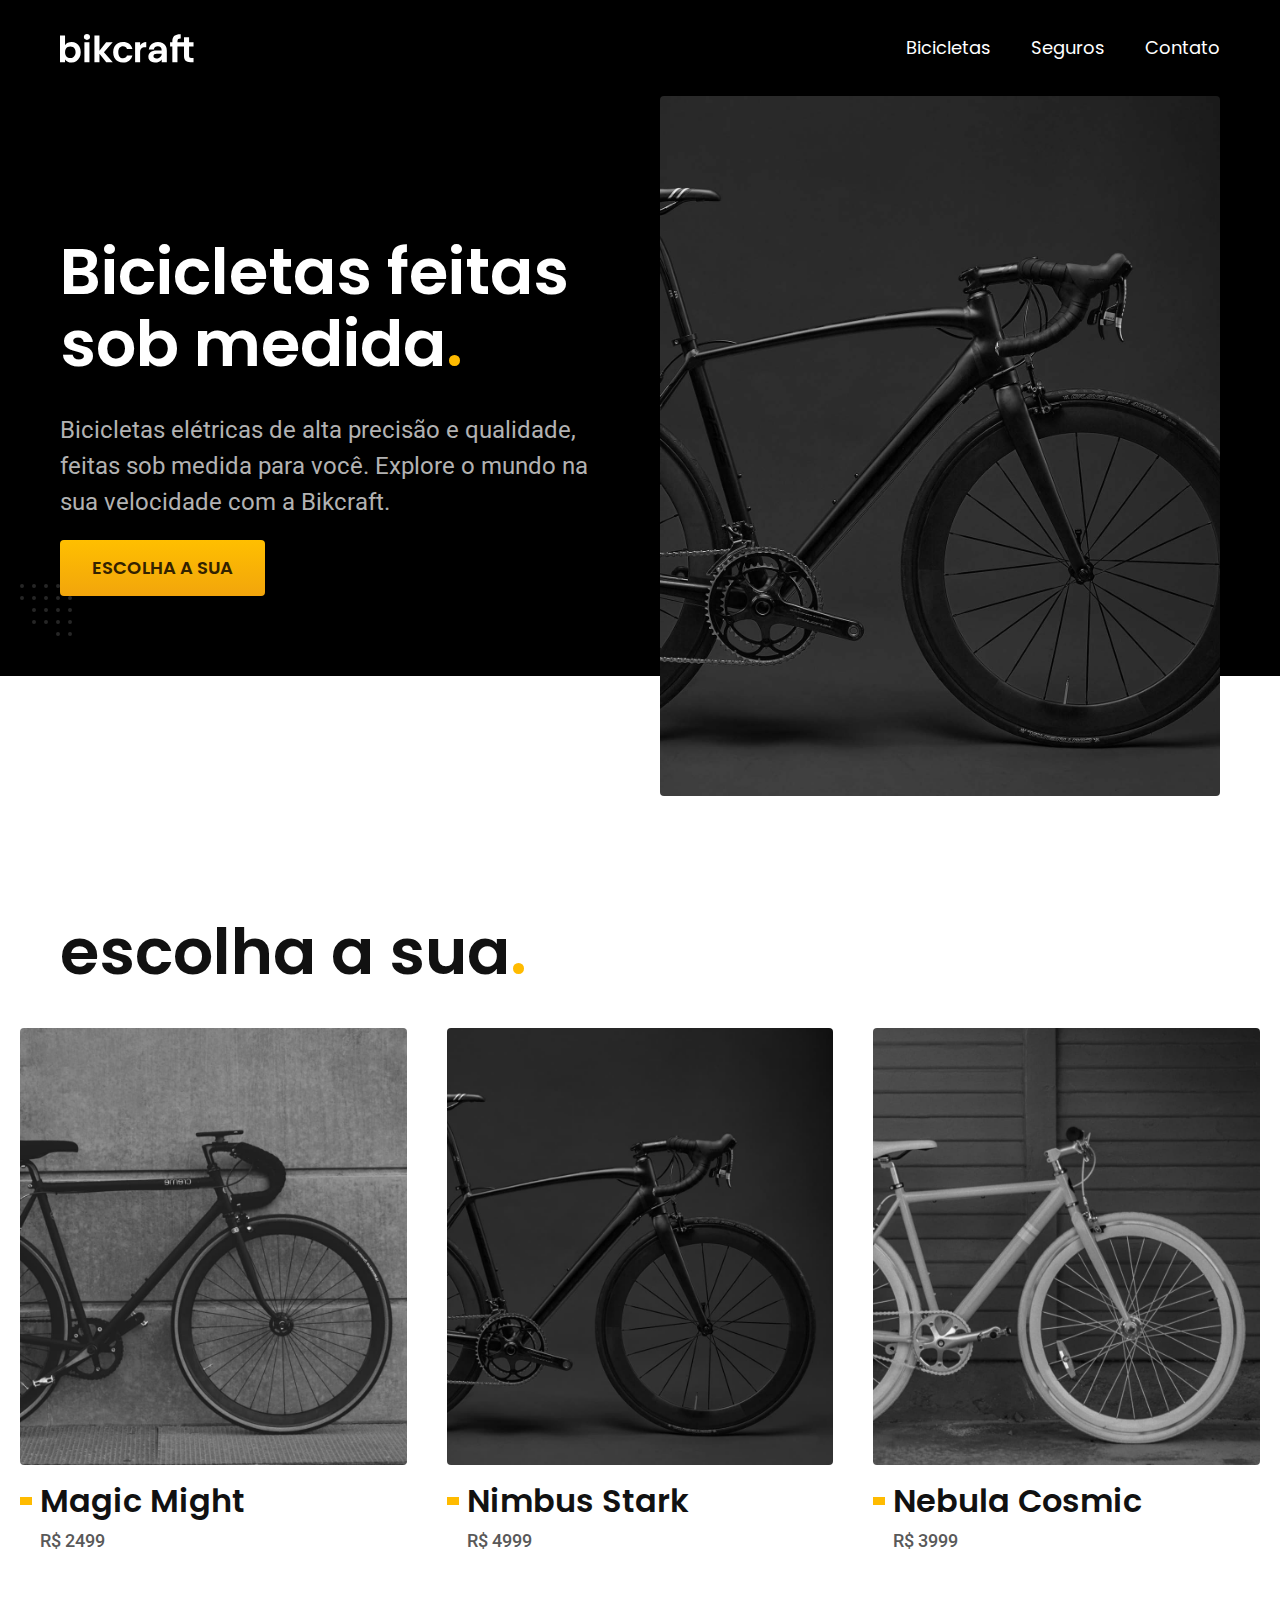
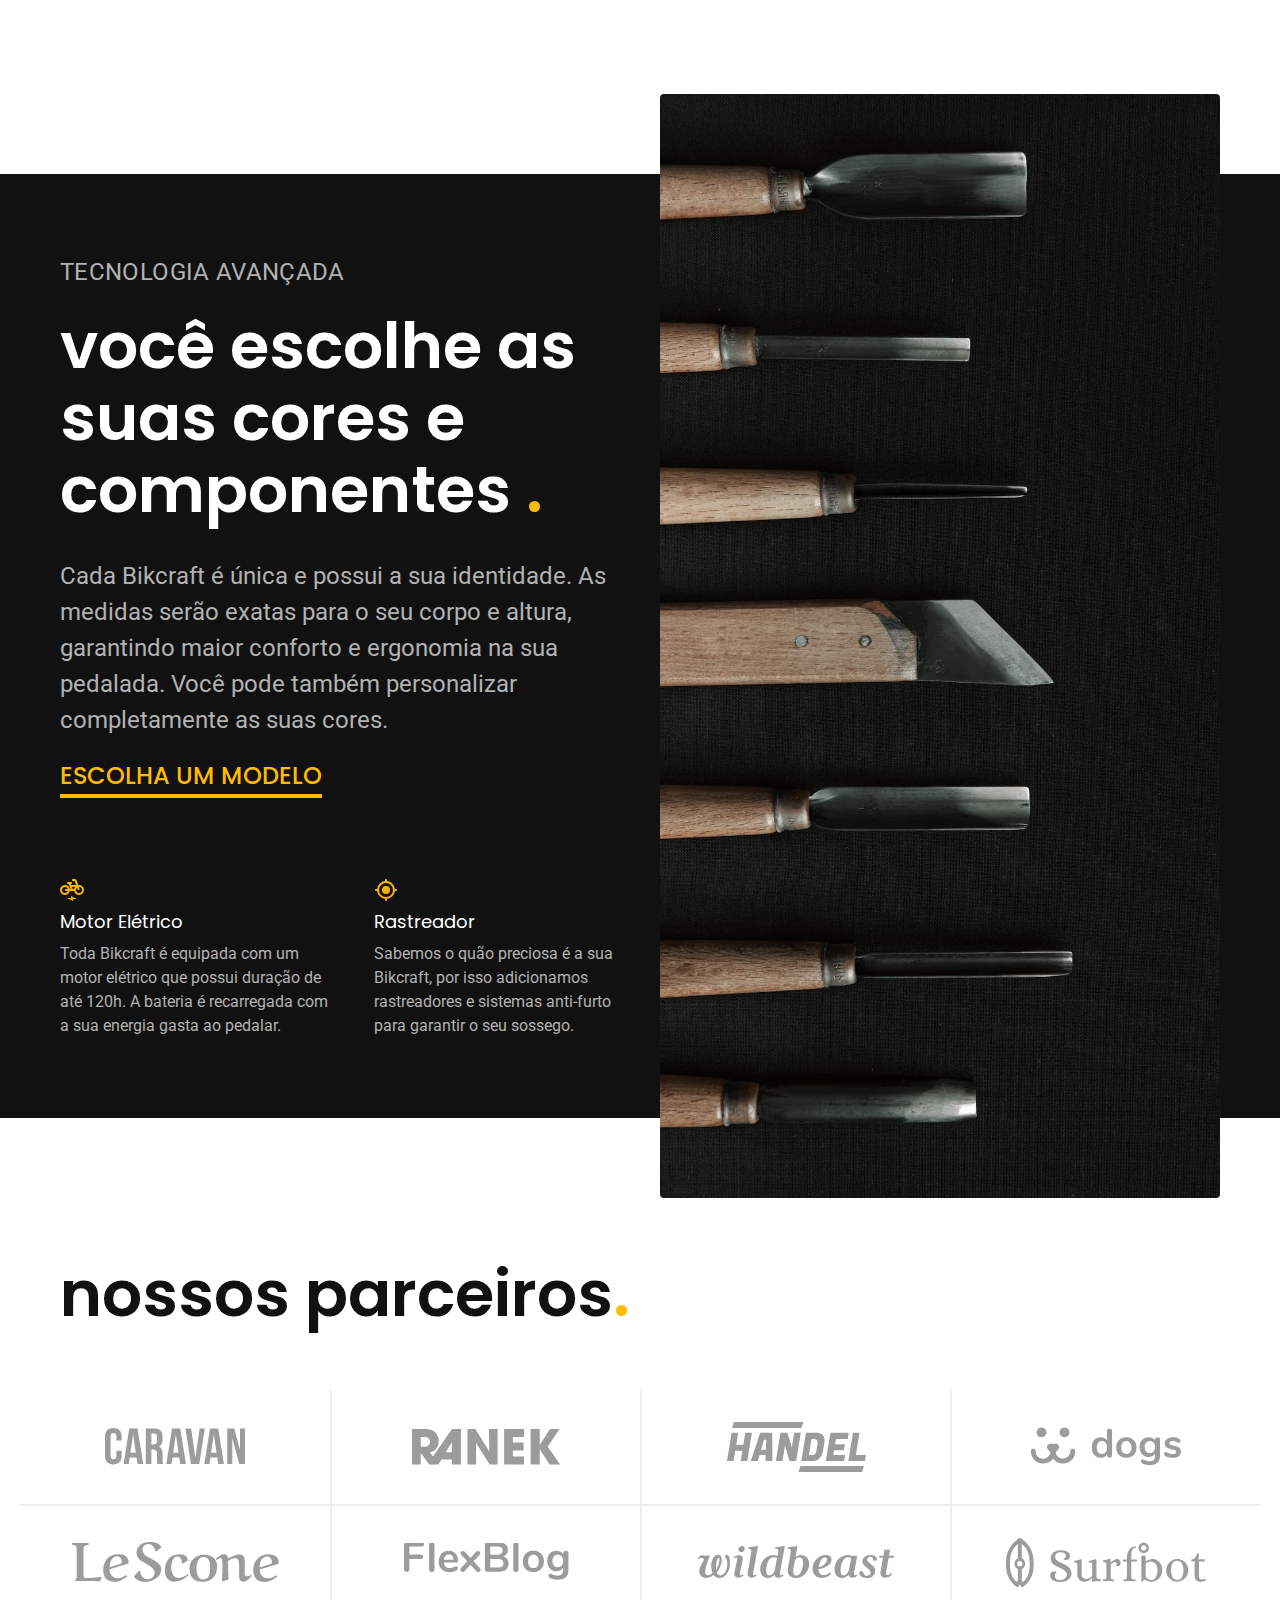
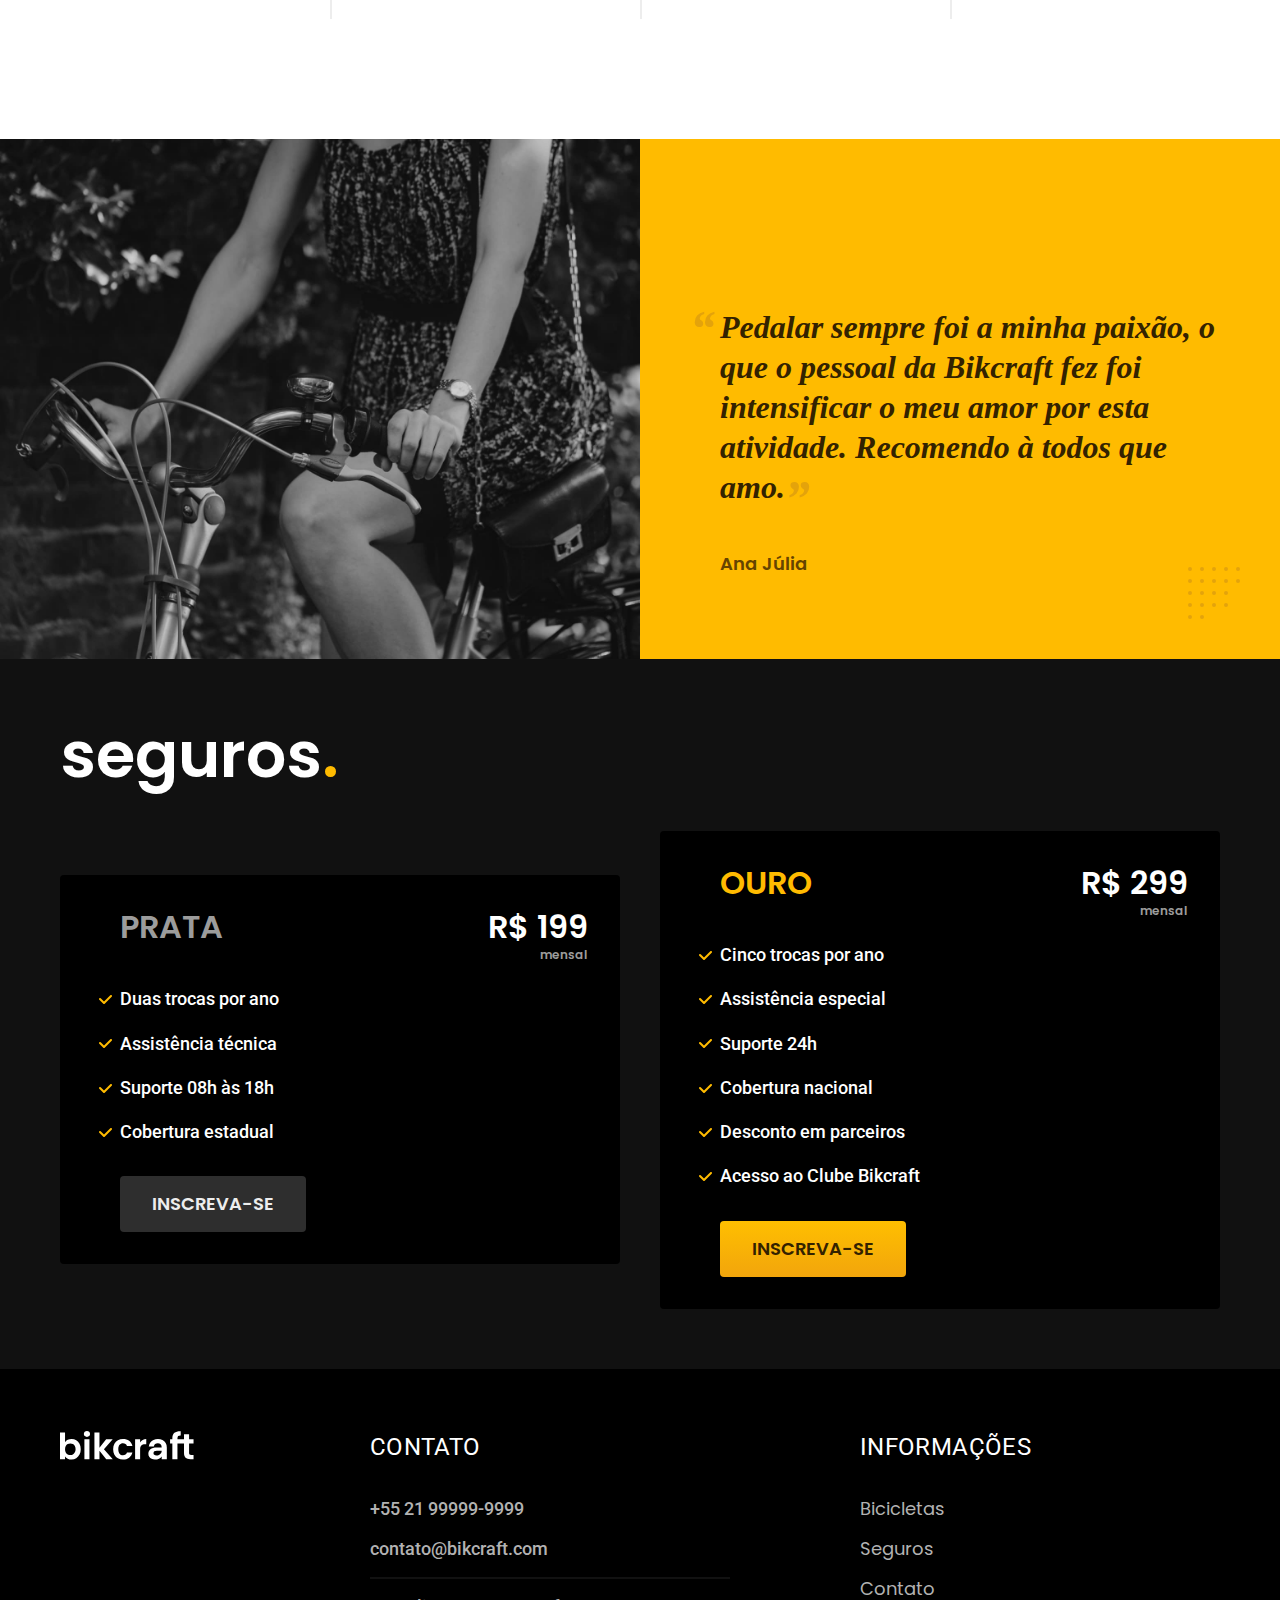
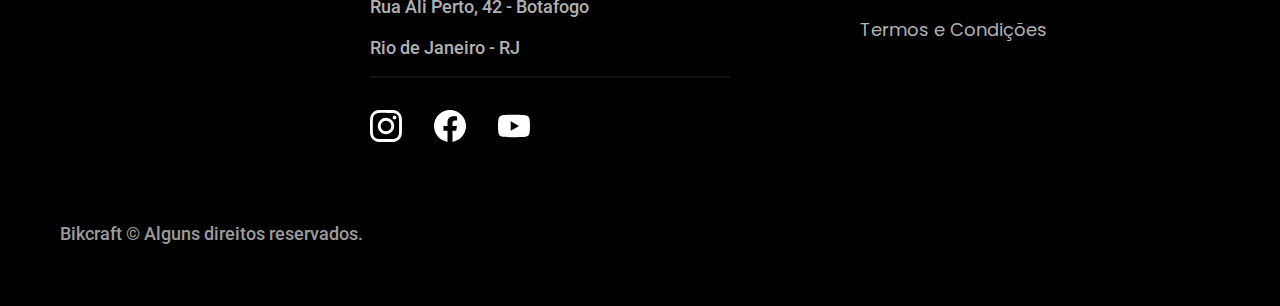
<file: index.html>
<!DOCTYPE html>
<html lang="pt-br">
<head>
  <meta charset="UTF-8">
  <meta http-equiv="X-UA-Compatible" content="IE=edge">
  <meta name="viewport" content="width=device-width, initial-scale=1.0">
  <meta name="description" content="Projeto desenvolvido durante o curso HTML e CSS para Iniciantes - Origamid">
  <link rel="preconnect" href="https://fonts.googleapis.com">
  <link rel="preconnect" href="https://fonts.gstatic.com" crossorigin>
  <link href="https://fonts.googleapis.com/css2?family=Merriweather:ital,wght@1,900&family=Poppins:wght@400;500;600&family=Roboto:wght@400;500&display=swap" rel="stylesheet">
  <link rel="icon" href="./img/icones/eletrica.svg" type="image/sbg+xml">
  <link rel="preload" href="./css/style.css" as="style">
  <link rel="stylesheet" type="text/css" href="./css/style.css">  
  <title>Bikcraft</title>
  <script> document.documentElement.classList.add('js');</script>
</head>
<body>

  <header class="header-bg">
    <div class="container header">
      <a href="./"><img src="./img/bikcraft.svg" width="136" height="32" alt="Bikcraft"></a>
      <nav aria-label="Primaria">
        <ul class="header-menu font-1-m color-0">
          <li><a href="./bikes.html">Bicicletas</a></li>
          <li><a href="./insurances.html">Seguros</a></li>
          <li><a href="./contact.html">Contato</a></li>
        </ul>
      </nav>
    </div>
  </header>

  <main class="intro-bg">
    <section class="container intro">
      <div class="content-intro">
        <h1 class="font-1-xxl color-0 fadeInLeft" data-anime="200">Bicicletas feitas sob medida<span class="color-p1">.</span></h1>
        <p class="font-2-l color-5 fadeInLeft" data-anime="400">Bicicletas elétricas de alta precisão e qualidade, feitas sob medida para você. Explore o mundo na sua velocidade com a Bikcraft.</p>
        <a class="button fadeInLeft" href="./bikes.html" data-anime="600">Escolha a sua</a>
      </div>
      <picture>
        <source media="(max-width: 800px)" srcset="./img/bicicletas/nimbus.jpg">
        <img src="./img/fotos/introducao.jpg" class="fadeInLeft" data-anime="700" width="1280" height="1600" alt="Bicicleta Elétrica Preta">
      </picture>
    </section>
  </main>

  <article class="bike-list">
    <h2 class="container font-1-xxl" data-anime="200">escolha a sua<span class="color-p1">.</span></h2>
    <ul>
      <li>
        <a href="bikes/magic.html">
          <img src="./img/bicicletas/magic-home.jpg" alt="Bicicleta preta">
          <h3 class="font-1-xl">Magic Might</h3>
          <span class="font-2-m color-8">R$ 2499</span>
        </a>
      </li>
      <li>
        <a href="bikes/nimbus.html">
          <img src="./img/bicicletas/nimbus-home.jpg" alt="Bicicleta preta">
          <h3 class="font-1-xl">Nimbus Stark</h3>
          <span class="font-2-m color-8">R$ 4999</span>
        </a>
      </li>
      <li>
        <a href="bikes/nebula.html">
          <img src="./img/bicicletas/nebula-home.jpg" alt="Bicicleta preta">
          <h3 class="font-1-xl">Nebula Cosmic</h3>
          <span class="font-2-m color-8">R$ 3999</span>
        </a>
      </li>
    </ul>
  </article>

  <article class="technology-bg">
    <div class="technology container">
      <div class="technology-content">
        <span class="font-2-l-b color-5">Tecnologia Avançada</span>
        <h2 class="font-1-xxl color-0">você escolhe as suas cores e componentes <span class="color-p1">.</span></h2>
        <p class="font-2-l color-5">Cada Bikcraft é única e possui a sua identidade. As medidas serão exatas para o seu corpo e altura, garantindo maior conforto e ergonomia na sua pedalada. Você pode também personalizar completamente as suas cores.</p>
        <a class="link" href="./bikes.html">Escolha um modelo</a>
        <div class="technology-benefits">
          <div>
            <img src="./img/icones/eletrica.svg" width="24" alt="">
            <h3 class="font-1-m color-0">Motor Elétrico</h3>
            <p class="font-2-s color-5">Toda Bikcraft é equipada com um motor elétrico que possui duração de até 120h. A bateria é recarregada com a sua energia gasta ao pedalar.</p>
          </div>
          <div>
            <img src="./img/icones/rastreador.svg" width="24" alt="">
            <h3 class="font-1-m color-0">Rastreador</h3>
            <p class="font-2-s color-5">Sabemos o quão preciosa é a sua Bikcraft, por isso adicionamos rastreadores e sistemas anti-furto para garantir o seu sossego.</p>
          </div>
        </div>
      </div>
      <div class="technology-img">
        <img src="./img/fotos/tecnologia.jpg" width="1200" height="1920" alt="Fotos de ferramentas utilizadas na construção da Bikcraft">
      </div>
    </div>
  </article>

  <section class="associates" aria-label="Nossos parceiros">
    <h2 class="container font-1-xxl">nossos parceiros<span class="color-p1">.</span></h2>
    <ul>
      <li><img src="./img/parceiros/caravan.svg" width="140" height="38" alt="caravan"></li>
      <li><img src="./img/parceiros/ranek.svg" width="149" height="36" alt="ranek"></li>
      <li><img src="./img/parceiros/handel.svg" width="139" height="50" alt="handel"></li>
      <li><img src="./img/parceiros/dogs.svg" width="152" height="39" alt="dogs"></li>
      <li><img src="./img/parceiros/lescone.svg" width="208" height="41" alt="lescone"></li>
      <li><img src="./img/parceiros/flexblog.svg" width="165" height="38" alt="flexblog"></li>
      <li><img src="./img/parceiros/wildbeast.svg" width="196" height="34"alt="wildbeast"></li>
      <li><img src="./img/parceiros/surfbot.svg" width="200" height="49" alt="surfbot"></li>
    </ul>
  </section>

  <section class="comment" aria-label="depoimento">
    <div><img src="./img/fotos/depoimento.jpg" width="1560" height="1360" alt="Pessoa pedalando uma bicicleta bikcraft"></div>
    <div class="comment-content">
      <blockquote class="font-1-xl color-p5">
        <p>Pedalar sempre foi a minha paixão, o que o pessoal da Bikcraft fez foi intensificar o meu amor por esta atividade. Recomendo à todos que amo.</p>
        <span class="font-1-m-b color-p4">Ana Júlia</span>
      </blockquote>
    </div>
  </section>

  <article class="insurances-bg">
    <div class="insurances container">
      <h2 class="font-1-xxl color-0">seguros<span class="color-p1">.</span></h2>
      <div class="insurances-item" data-anime="200">
        <h3 class="font-1-xl color-6">PRATA</h3>
        <span class="font-1-xl color-0">R$ 199 <span class="font-1-xs color-6">mensal</span></span>
        <ul class="font-2-m color-0">
          <li>Duas trocas por ano</li>
          <li>Assistência técnica</li>
          <li>Suporte 08h às 18h</li>
          <li>Cobertura estadual</li>
        </ul>
        <a href="./estimate.html?type=insurance&product=silver" class="button secondary">Inscreva-se</a>
      </div>
      <div class="insurances-item" data-anime="400">
        <h3 class="font-1-xl color-p1">OURO</h3>
        <span class="font-1-xl color-0">R$ 299 <span class="font-1-xs color-6">mensal</span></span>
        <ul class="font-2-m color-0">
          <li>Cinco trocas por ano</li>
          <li>Assistência especial</li>
          <li>Suporte 24h</li>
          <li>Cobertura nacional</li>
          <li>Desconto em parceiros</li>
          <li>Acesso ao Clube Bikcraft</li>
        </ul>
        <a href="./estimate.html?type=insurance&product=gold" class="button">Inscreva-se</a>
      </div>
    </div>
  </article>

  <footer class="footer-bg">
    <div class="footer container">
      <img src="./img/bikcraft.svg" alt="Bikcraft">
      <div class="footer-contact">
        <h3 class="font-2-l-b color-0">Contato</h3>
        <ul class="font-2-m color-5">
          <li><a href="tel:+5521999999999">+55 21 99999-9999</a></li>
          <li><a href="mailto:contato@bikcraft.com">contato@bikcraft.com</a></li>
          <li>Rua Ali Perto, 42 - Botafogo</li>
          <li>Rio de Janeiro - RJ</li>
        </ul>
        <div class="footer-social">
          <a href=""><img src="./img/redes/instagram.svg" width="32" alt="Instagram"></a>
          <a href=""><img src="./img/redes/facebook.svg" width="32" alt="Facebook"></a>
          <a href=""><img src="./img/redes/youtube.svg" width="32" alt="Youtube"></a>
        </div>
      </div>
      <div class="footer-info">
        <h3 class="font-2-l-b color-0">Informações</h3>
        <nav>
          <ul class="font-1-m color-5">
            <li><a href="./bikes.html">Bicicletas</a></li>
            <li><a href="./insurances.html">Seguros</a></li>
            <li><a href="./contact.html">Contato</a></li>
            <li><a href="./terms.html">Termos e Condições</a></li>
          </ul>
        </nav>
      </div>
      <p class="font-2-m color-6 footer-copy">Bikcraft © Alguns direitos reservados.</p>
    </div>
  </footer>
  <script src="./js/plugin/simple-anime.js"></script>
  <script src="./js/script.js"></script>
</body>
</html>
</file>
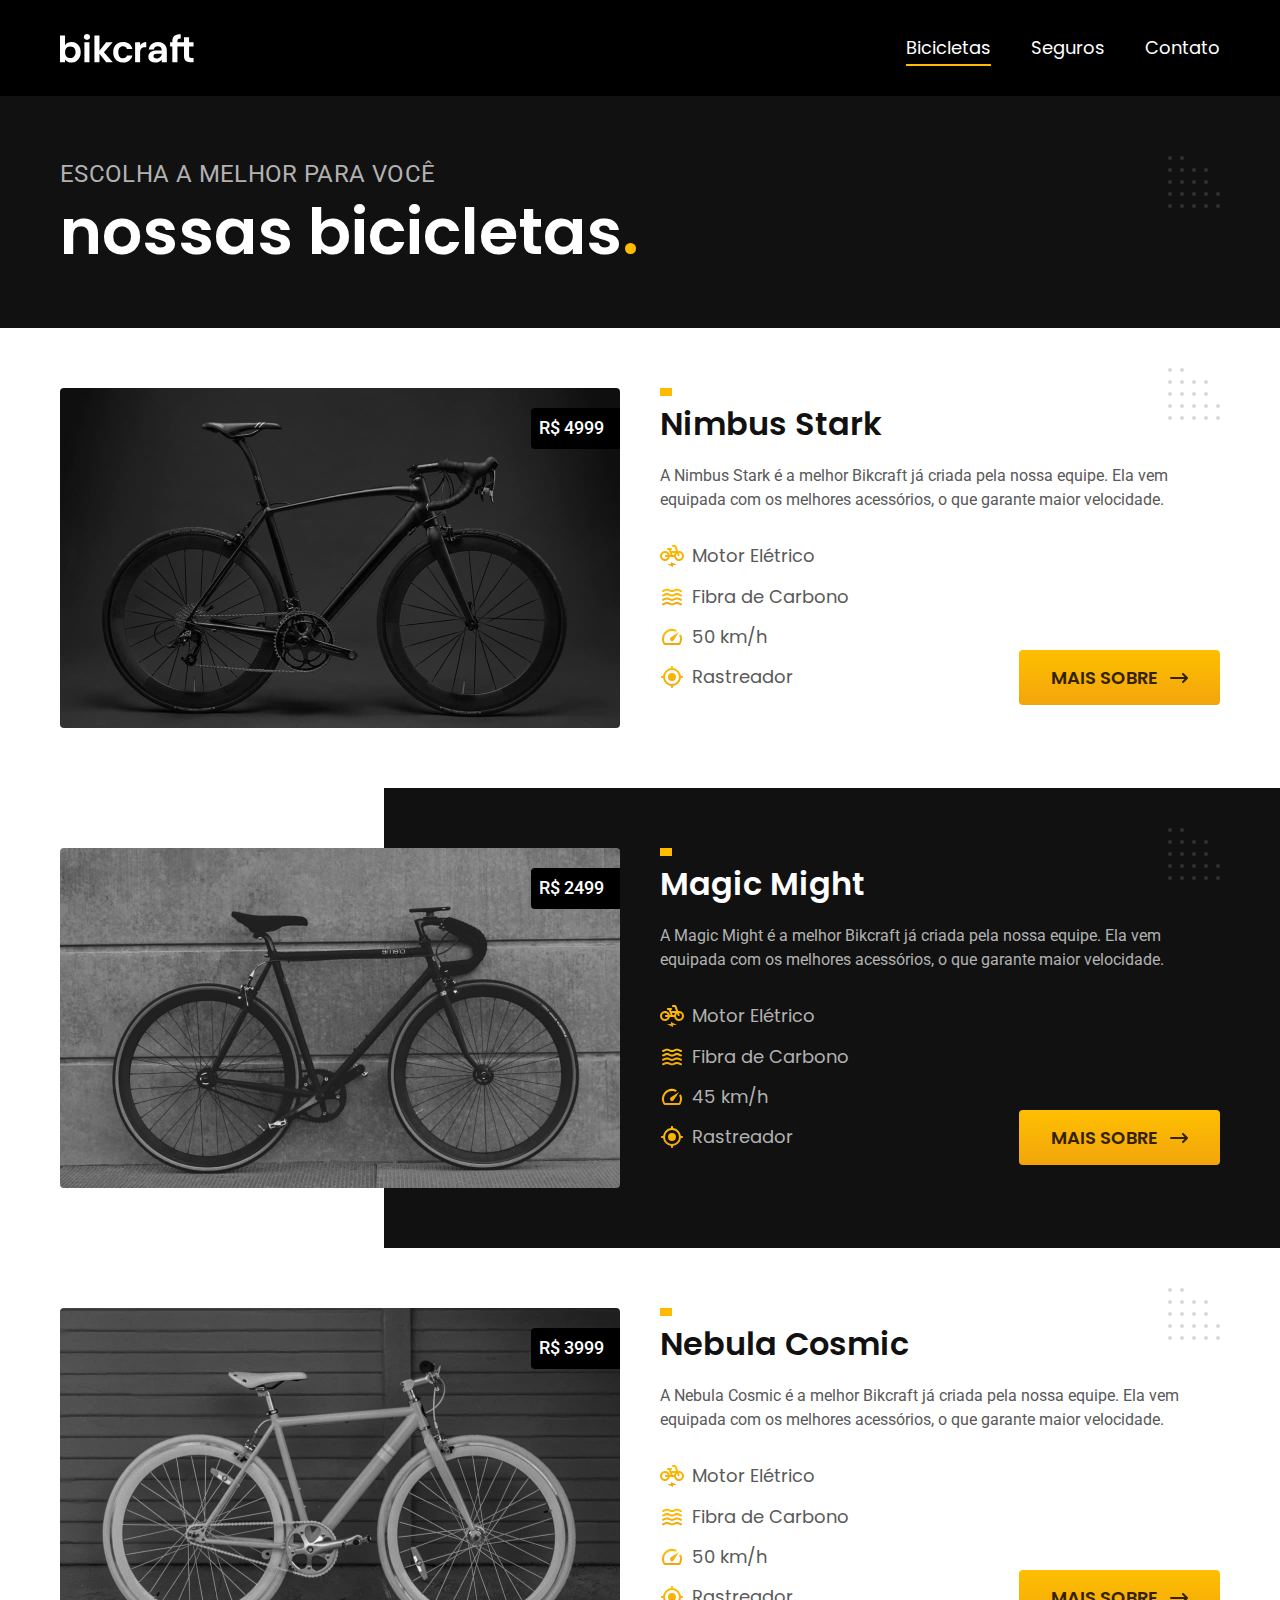
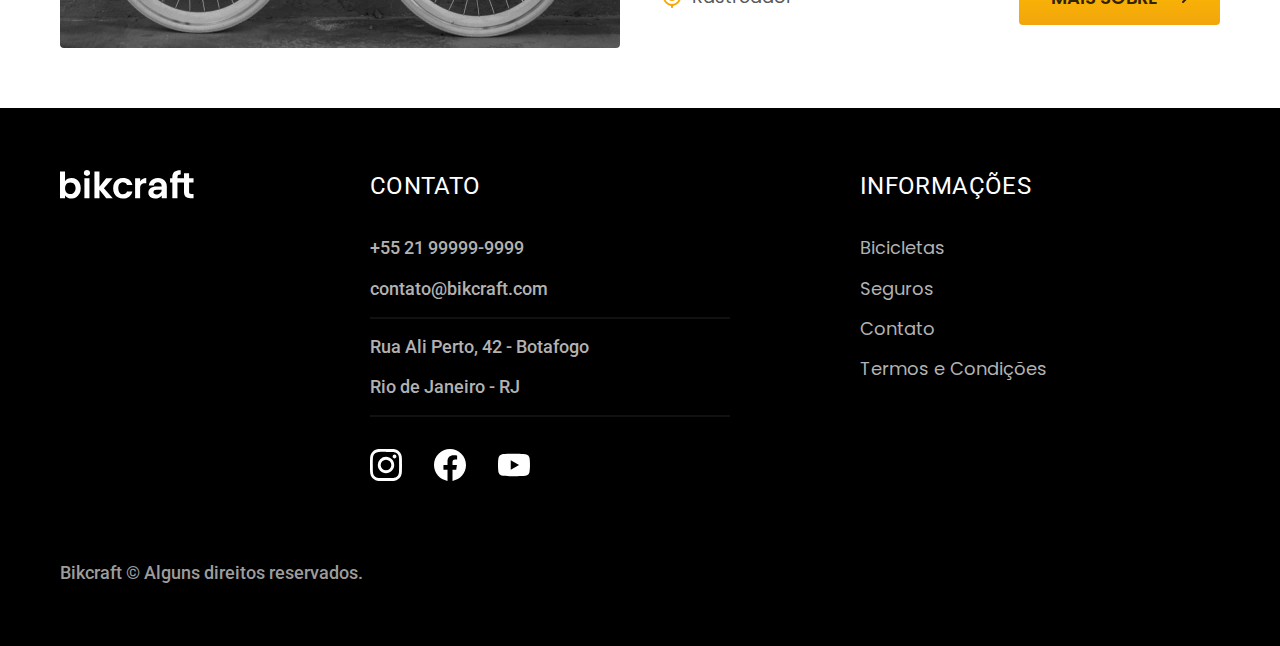
<file: bikes.html>
<!DOCTYPE html>
<html lang="pt-br">
<head>
  <meta charset="UTF-8">
  <meta http-equiv="X-UA-Compatible" content="IE=edge">
  <meta name="viewport" content="width=device-width, initial-scale=1.0">
  <link href="https://fonts.googleapis.com/css2?family=Merriweather:ital,wght@1,900&family=Poppins:wght@400;500;600&family=Roboto:wght@400;500&display=swap" rel="stylesheet">
  <link rel="icon" href="./img/icones/eletrica.svg" type="image/sbg+xml">
  <link rel="preload" href="./css/style.css" as="style">
  <link rel="stylesheet" type="text/css" href="./css/style.css">  
  <title>Bicicletas | Bikcraft</title>
  <script> document.documentElement.classList.add('js');</script>
</head>
<body class="bikes">
  <header class="header-bg">
    <div class="container header">
      <a href="./"><img src="./img/bikcraft.svg" alt="Bikcraft"></a>
      <nav aria-label="Primaria">
        <ul class="header-menu font-1-m color-0">
          <li><a href="./bikes.html">Bicicletas</a></li>
          <li><a href="./insurances.html">Seguros</a></li>
          <li><a href="./contact.html">Contato</a></li>
        </ul>
      </nav>
    </div>
  </header>

  <main>
    <div class="title-bg">
      <div class="title container">
        <p class="font-2-l-b color-5" data-anime="200">Escolha a melhor para você</p>
        <h1 class="font-1-xxl color-0" data-anime="300">nossas bicicletas<span class="color-p1">.</span></h1>
      </div>
    </div>
    <div class="bicicle-bg">
      <div class="bicicle container">
        <div class="bicicle-img">
          <img src="./img/bicicletas/nimbus.jpg" alt="Bicicleta preta">
          <span class="font-2-m color-0">R$ 4999</span>
        </div>
        <div class="bicicle-content">
          <h2 class="font-1-xl" data-anime="400">Nimbus Stark</h2>
          <p class="font-2-s color-8">A Nimbus Stark é a melhor Bikcraft já criada pela nossa equipe. Ela vem equipada com os melhores acessórios, o que garante maior velocidade.</p>
          <ul class="font-1-m color-8">
            <li><img src="./img/icones/eletrica.svg" alt="">Motor Elétrico</li>
            <li><img src="./img/icones/carbono.svg" alt="">Fibra de Carbono</li>
            <li><img src="./img/icones/velocidade.svg" alt="">50 km/h</li>
            <li><img src="./img/icones/rastreador.svg" alt="">Rastreador</li>
          </ul>
          <a class="button arrow fadeInLeft" data-anime="400" href="./bikes/nimbus.html">Mais Sobre</a>
        </div>
      </div>
    </div>

    <div class="bicicle-bg">
      <div class="bicicle container">
        <div class="bicicle-img">
          <img src="./img/bicicletas/magic.jpg" alt="Bicicleta preta">
          <span class="font-2-m color-0">R$ 2499</span>
        </div>
        <div class="bicicle-content">
          <h2 class="font-1-xl color-0" data-anime="500">Magic Might</h2>
          <p class="font-2-s color-5">A Magic Might é a melhor Bikcraft já criada pela nossa equipe. Ela vem equipada com os melhores acessórios, o que garante maior velocidade.</p>
          <ul class="font-1-m color-5">
            <li><img src="./img/icones/eletrica.svg" alt="">Motor Elétrico</li>
            <li><img src="./img/icones/carbono.svg" alt="">Fibra de Carbono</li>
            <li><img src="./img/icones/velocidade.svg" alt="">45 km/h</li>
            <li><img src="./img/icones/rastreador.svg" alt="">Rastreador</li>
          </ul>
          <a class="button arrow fadeInLeft" data-anime="500" href="./bikes/magic.html">Mais Sobre</a>
        </div>
      </div>
    </div>

    <div class="bicicle-bg">
      <div class="bicicle container">
        <div class="bicicle-img">
          <img src="./img/bicicletas/nebula.jpg" alt="Bicicleta preta">
          <span class="font-2-m color-0">R$ 3999</span>
        </div>
        <div class="bicicle-content">
          <h2 class="font-1-xl" data-anime="600">Nebula Cosmic</h2>
          <p class="font-2-s color-8">A Nebula Cosmic é a melhor Bikcraft já criada pela nossa equipe. Ela vem equipada com os melhores acessórios, o que garante maior velocidade.</p>
          <ul class="font-1-m color-8">
            <li><img src="./img/icones/eletrica.svg" alt="">Motor Elétrico</li>
            <li><img src="./img/icones/carbono.svg" alt="">Fibra de Carbono</li>
            <li><img src="./img/icones/velocidade.svg" alt="">50 km/h</li>
            <li><img src="./img/icones/rastreador.svg" alt="">Rastreador</li>
          </ul>
          <a class="button arrow fadeInLeft" data-anime="600" href="./bikes/nebula.html">Mais Sobre</a>
        </div>
      </div>
    </div>
  </main>

  <footer class="footer-bg">
    <div class="footer container">
      <img src="./img/bikcraft.svg" alt="Bikcraft">
      <div class="footer-contact">
        <h3 class="font-2-l-b color-0">Contato</h3>
        <ul class="font-2-m color-5">
          <li><a href="tel:+5521999999999">+55 21 99999-9999</a></li>
          <li><a href="mailto:contato@bikcraft.com">contato@bikcraft.com</a></li>
          <li>Rua Ali Perto, 42 - Botafogo</li>
          <li>Rio de Janeiro - RJ</li>
        </ul>
        <div class="footer-social">
          <a href=""><img src="./img/redes/instagram.svg" alt="Instagram"></a>
          <a href=""><img src="./img/redes/facebook.svg" alt="Facebook"></a>
          <a href=""><img src="./img/redes/youtube.svg" alt="Youtube"></a>
        </div>
      </div>
      <div class="footer-info">
        <h3 class="font-2-l-b color-0">Informações</h3>
        <nav>
          <ul class="font-1-m color-5">
            <li><a href="./bikes.html">Bicicletas</a></li>
            <li><a href="./insurances.html">Seguros</a></li>
            <li><a href="./contact.html">Contato</a></li>
            <li><a href="./terms.html">Termos e Condições</a></li>
          </ul>
        </nav>
      </div>
      <p class="font-2-m color-6 footer-copy">Bikcraft © Alguns direitos reservados.</p>
    </div>
  </footer>
  <script src="./js/plugin/simple-anime.js"></script>
  <script src="./js/script.js"></script>
</body>
</html>
</file>
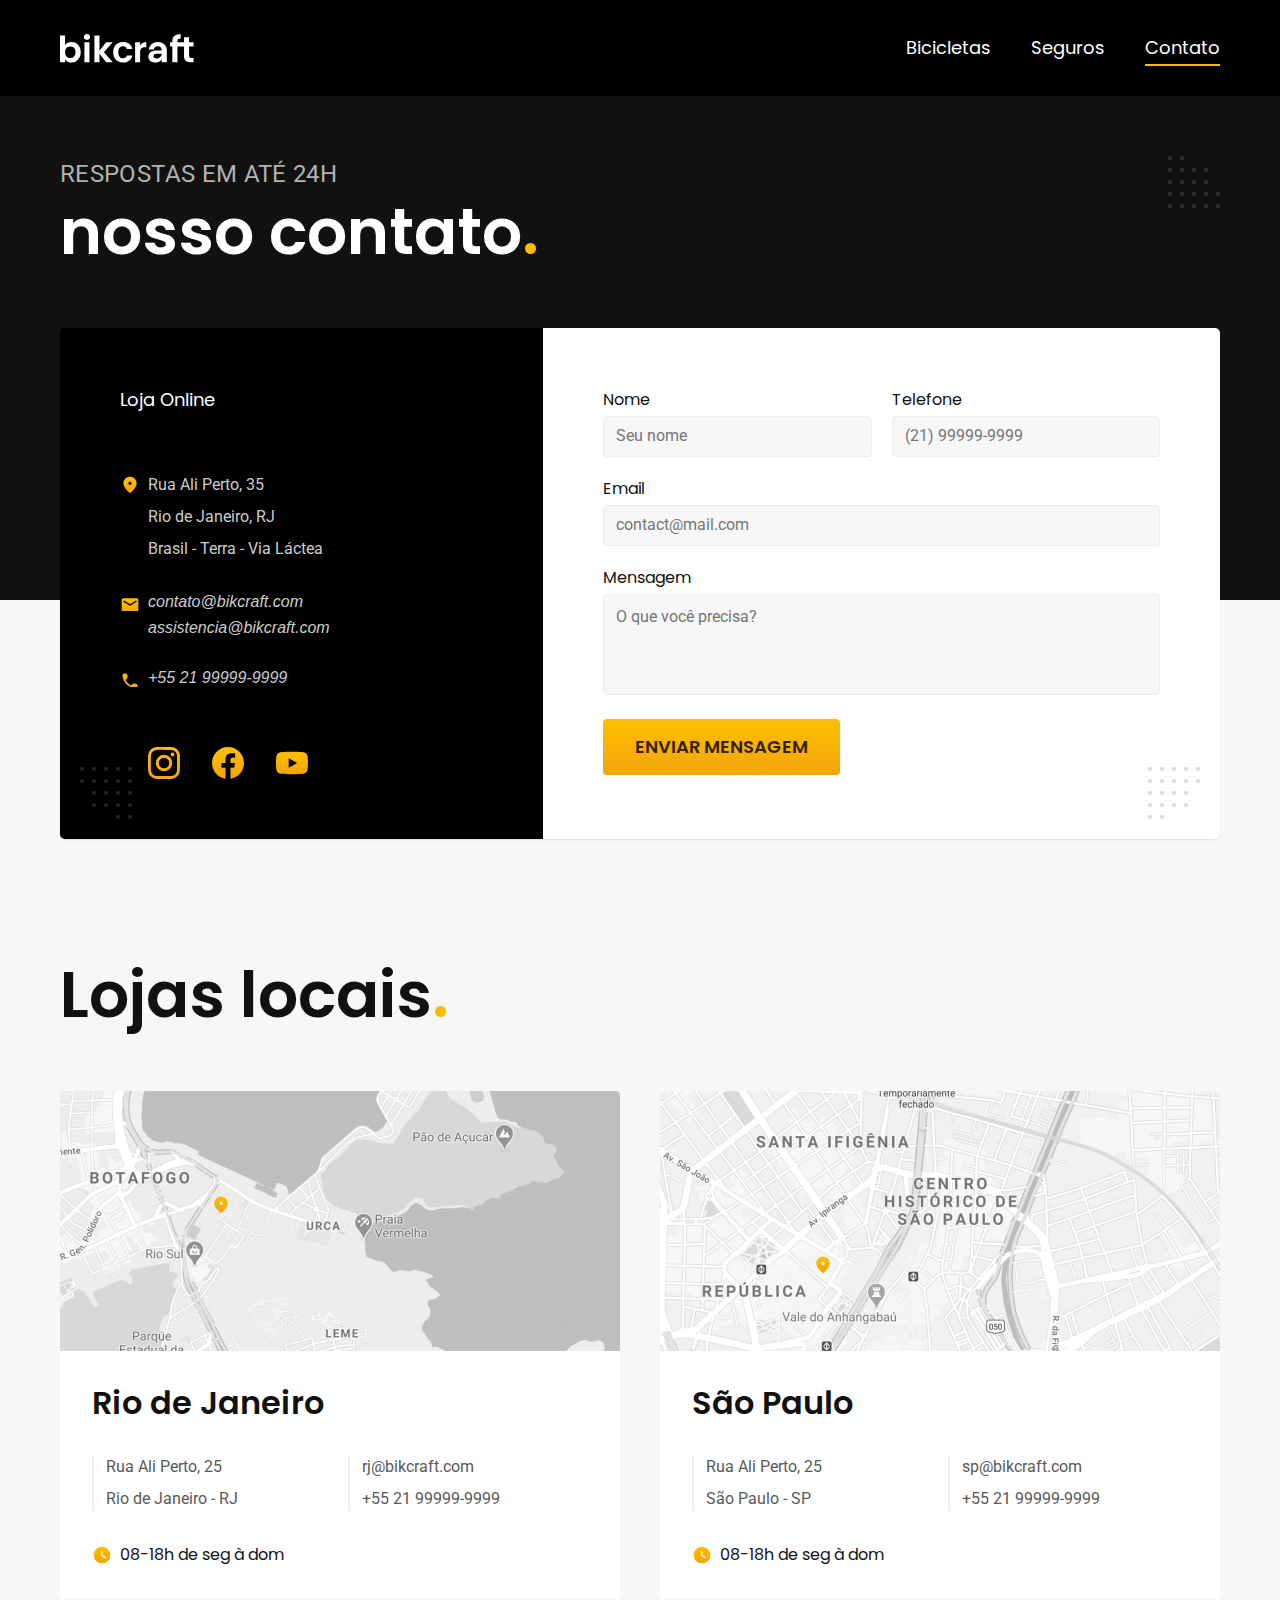
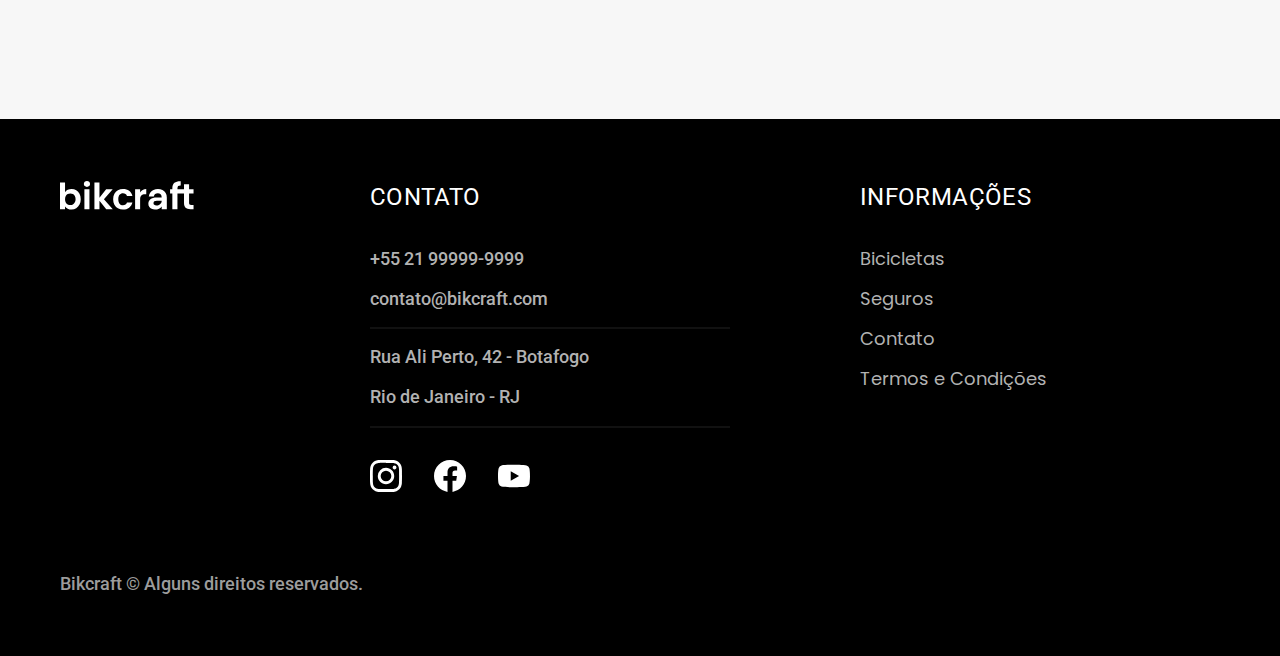
<file: contact.html>
<!DOCTYPE html>
<html lang="pt-br">
<head>
  <meta charset="UTF-8">
  <meta http-equiv="X-UA-Compatible" content="IE=edge">
  <meta name="viewport" content="width=device-width, initial-scale=1.0">
  <link href="https://fonts.googleapis.com/css2?family=Merriweather:ital,wght@1,900&family=Poppins:wght@400;500;600&family=Roboto:wght@400;500&display=swap" rel="stylesheet">
  <link rel="icon" href="./img/icones/eletrica.svg" type="image/sbg+xml">
  <link rel="preload" href="./css/style.css" as="style">
  <link rel="stylesheet" type="text/css" href="./css/style.css">  
  <title>Contato | Bikcraft</title>
  <script> document.documentElement.classList.add('js');</script>
</head>
<body id="contact">
  <header class="header-bg">
    <div class="container header">
      <a href="./"><img src="./img/bikcraft.svg" alt="Bikcraft"></a>
      <nav aria-label="Primaria">
        <ul class="header-menu font-1-m color-0">
          <li><a href="./bikes.html">Bicicletas</a></li>
          <li><a href="./insurances.html">Seguros</a></li>
          <li><a href="./contact.html">Contato</a></li>
        </ul>
      </nav>
    </div>
  </header>

  <main>
    <div class="title-bg">
      <div class="title container fadeInLeft" data-anime="200">
        <p class="font-2-l-b color-5">Respostas em até 24h</p>
        <h1 class="font-1-xxl color-0">nosso contato<span class="color-p1">.</span></h1>
      </div>
    </div>
    <div class="contact container">
      <section class="contact-datas" data-anime="400" aria-label="Endereço">
        <h2 class="font-1-m color-0">Loja Online</h2>
        <div class="contact-adress font-2-s color-4">
          <p>Rua Ali Perto, 35</p>
          <p>Rio de Janeiro, RJ</p>
          <p>Brasil - Terra - Via Láctea</p>
        </div>
        <address class="contacts color-4">
          <a href="mailto:contato@bikcraft.com">contato@bikcraft.com</a>
          <a href="mailto:assistencia@bikcraft.com">assistencia@bikcraft.com</a>
          <a href="tel:+5521999999999">+55 21 99999-9999</a>
        </address>
        <div class="contact-social">
          <a href=""><img src="./img/redes/instagram-p.svg" alt="Instagram"></a>
          <a href=""><img src="./img/redes/facebook-p.svg" alt="Facebook"></a>
          <a href=""><img src="./img/redes/youtube-p.svg" alt="Youtube"></a>
        </div>
      </section>
      <section class="contact-form" data-anime="400" aria-label="Formulário">
        <form class="form" action="./contact.html">
          <div>
            <label for="name">Nome</label>
            <input type="text" name="name" id="name" placeholder="Seu nome">
          </div>
          <div>
            <label for="phone">Telefone</label>
            <input type="text" name="phone" id="phone" placeholder="(21) 99999-9999">
          </div>
          <div class="col-2">
            <label for="email">Email</label>
            <input type="email" name="email" id="email" placeholder="contact@mail.com">
          </div>
          <div class="col-2">
            <label for="message">Mensagem</label>
            <textarea rows="5" name="message" id="message" placeholder="O que você precisa?"></textarea>
          </div>
          <button class="button col-2">Enviar mensagem</button>
        </form>
      </section>
    </div>
  </main>
  <article class="stores container">
    <h2 class="font-1-xxl">Lojas locais<span class="color-p1">.</span></h2>
    <div class="stores-item">
      <img src="./img/lojas/rj.jpg" alt="Mapa marcando o endereço em Rua Ali Perto , 25 - Rio de Janeiro, RJ">
      <div class="stores-content">
        <h3 class="font-1-xl">Rio de Janeiro</h3>
        <div class="stores-datas font-2-s color-8">
          <p>Rua Ali Perto, 25</p>
          <p>Rio de Janeiro - RJ</p>
        </div>
        <div class="stores-datas font-2-s color-8">
          <a href="mailto:rj@bikcraft.com">rj@bikcraft.com</a>
          <a href="tel:+5521999999999">+55 21 99999-9999</a>
        </div>
        <p class="font-1-s time"><img src="./img/icones/horario.svg">08-18h de seg à dom</p>
      </div>
    </div>

    <div class="stores-item">
      <img src="./img/lojas/sp.jpg" alt="Mapa marcando o endereço em Rua Ali Perto , 25 - São Paulo, SP">
      <div class="stores-content">
        <h3 class="font-1-xl">São Paulo</h3>
        <div class="stores-datas font-2-s color-8">
          <p>Rua Ali Perto, 25</p>
          <p>São Paulo - SP</p>
        </div>
        <div class="stores-datas font-2-s color-8">
          <a href="mailto:sp@bikcraft.com">sp@bikcraft.com</a>
          <a href="tel:+5511999999999">+55 21 99999-9999</a>
        </div>
        <p class="font-1-s time"><img src="./img/icones/horario.svg">08-18h de seg à dom</p>
      </div>
    </div>
  </article>

  <footer class="footer-bg">
    <div class="footer container">
      <img src="./img/bikcraft.svg" alt="Bikcraft">
      <div class="footer-contact">
        <h3 class="font-2-l-b color-0">Contato</h3>
        <ul class="font-2-m color-5">
          <li><a href="tel:+5521999999999">+55 21 99999-9999</a></li>
          <li><a href="mailto:contato@bikcraft.com">contato@bikcraft.com</a></li>
          <li>Rua Ali Perto, 42 - Botafogo</li>
          <li>Rio de Janeiro - RJ</li>
        </ul>
        <div class="footer-social">
          <a href=""><img src="./img/redes/instagram.svg" alt="Instagram"></a>
          <a href=""><img src="./img/redes/facebook.svg" alt="Facebook"></a>
          <a href=""><img src="./img/redes/youtube.svg" alt="Youtube"></a>
        </div>
      </div>
      <div class="footer-info">
        <h3 class="font-2-l-b color-0">Informações</h3>
        <nav>
          <ul class="font-1-m color-5">
            <li><a href="./bikes.html">Bicicletas</a></li>
            <li><a href="./insurances.html">Seguros</a></li>
            <li><a href="./contact.html">Contato</a></li>
            <li><a href="./terms.html">Termos e Condições</a></li>
          </ul>
        </nav>
      </div>
      <p class="font-2-m color-6 footer-copy">Bikcraft © Alguns direitos reservados.</p>
    </div>
  </footer>
  <script src="./js/plugin/simple-anime.js"></script>
  <script src="./js/script.js"></script>
</body>
</html>
</file>
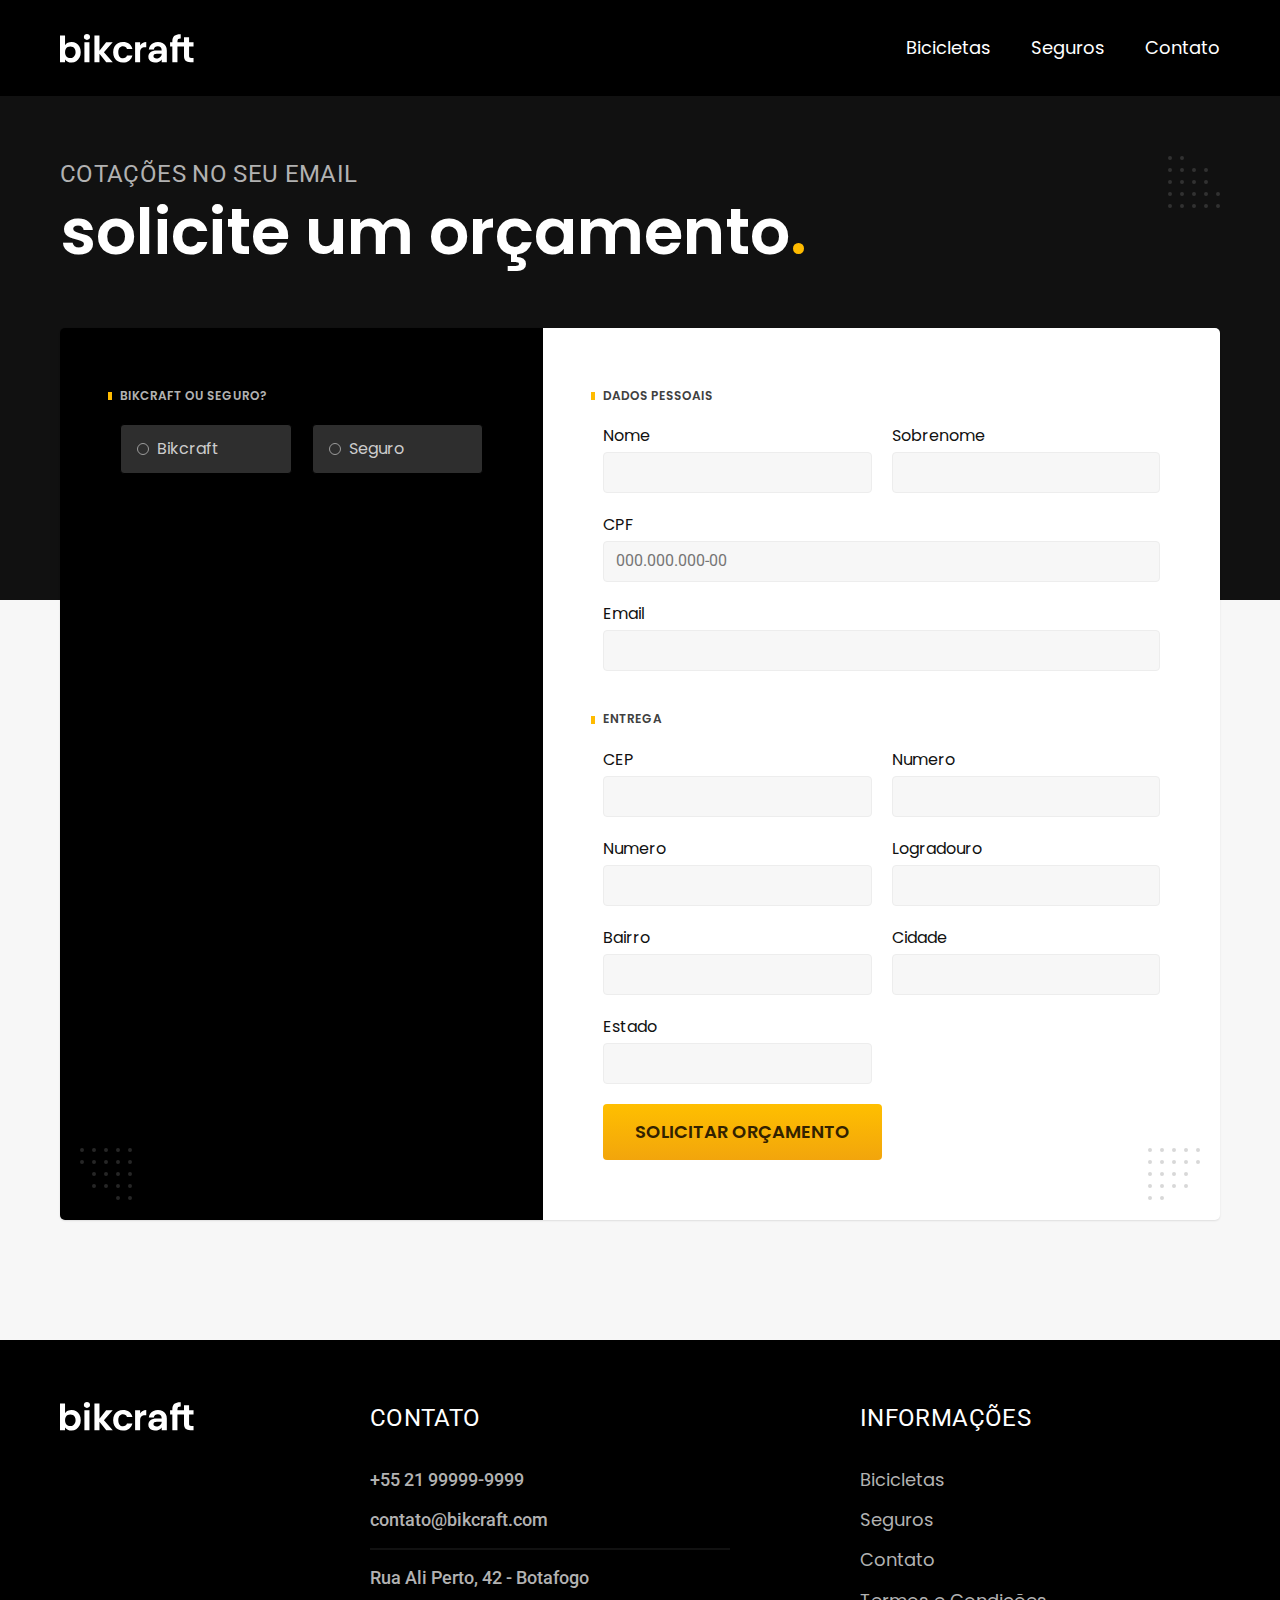
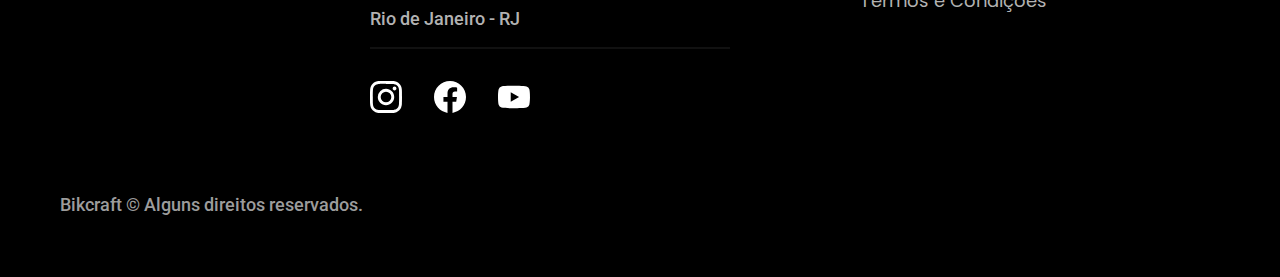
<file: estimate.html>
<!DOCTYPE html>
<html lang="pt-br">
<head>
  <meta charset="UTF-8">
  <meta http-equiv="X-UA-Compatible" content="IE=edge">
  <meta name="viewport" content="width=device-width, initial-scale=1.0">
  <link href="https://fonts.googleapis.com/css2?family=Merriweather:ital,wght@1,900&family=Poppins:wght@400;500;600&family=Roboto:wght@400;500&display=swap" rel="stylesheet">
  <link rel="icon" href="./img/icones/eletrica.svg" type="image/sbg+xml">
  <link rel="preload" href="./css/style.css" as="style">
  <link rel="stylesheet" type="text/css" href="./css/style.css">  
  <title>Orçamento | Bikcraft</title>
  <script> document.documentElement.classList.add('js');</script>
</head>
<body id="estimate">
  <header class="header-bg">
    <div class="container header">
      <a href="./"><img src="./img/bikcraft.svg" alt="Bikcraft"></a>
      <nav aria-label="Primaria">
        <ul class="header-menu font-1-m color-0">
          <li><a href="./bikes.html">Bicicletas</a></li>
          <li><a href="./insurances.html">Seguros</a></li>
          <li><a href="./contact.html">Contato</a></li>
        </ul>
      </nav>
    </div>
  </header>

  <main>
    <div class="title-bg">
      <div class="title container">
        <p class="font-2-l-b color-5">Cotações no seu email</p>
        <h1 class="font-1-xxl color-0">solicite um orçamento<span class="color-p1">.</span></h1>
      </div>
    </div>

    <form class="estimate container" action="./">
      <div class="estimate-product">
        <h2 class="font-1-xs color-5">Bikcraft ou Seguro?</h2>
        <input type="radio" name="type" value="bikcraft" id="bikcraft">
        <label for="bikcraft">Bikcraft</label>

        <input type="radio" name="type" value="insurance" id="insurance">
        <label for="insurance">Seguro</label>

        <div class="estimate-content" id="estimate-bikcraft">
          <h2 class="font-1-xs color-5">Escolha a sua</h2>

          <input type="radio" name="product" value="nimbus" id="nimbus">
          <label for="nimbus">Nimbus Stark <span>R$4999</span></label>
          <div class="estimate-details">
            <ul class="font-1-xs color-8">
              <li><img src="./img/icones/eletrica.svg" alt="">Motor Elétrico</li>
              <li><img src="./img/icones/carbono.svg" alt="">Fibra de Carbono</li>
              <li><img src="./img/icones/velocidade.svg" alt="">50 km/h</li>
              <li><img src="./img/icones/rastreador.svg" alt="">Rastreador</li>
            </ul>
            <img src="./img/bicicletas/nimbus.jpg" alt="Bicicleta preta">
          </div>

          <input type="radio" name="product" value="magic" id="magic">
          <label for="magic">Magic Might <span>R$2499</span></label>
          <div class="estimate-details">
            <ul class="font-1-xs color-8">
              <li><img src="./img/icones/eletrica.svg" alt="">Motor Elétrico</li>
              <li><img src="./img/icones/carbono.svg" alt="">Fibra de Carbono</li>
              <li><img src="./img/icones/velocidade.svg" alt="">45 km/h</li>
              <li><img src="./img/icones/rastreador.svg" alt="">Rastreador</li>
            </ul>
            <img src="./img/bicicletas/magic.jpg" alt="Bicicleta preta">
          </div>

          <input type="radio" name="product" value="nebula" id="nebula">
          <label for="nebula">Nebula Cosmic <span>R$3999</span></label>
          <div class="estimate-details">
            <ul class="font-1-xs color-8">
              <li><img src="./img/icones/eletrica.svg" alt="">Motor Elétrico</li>
              <li><img src="./img/icones/carbono.svg" alt="">Fibra de Carbono</li>
              <li><img src="./img/icones/velocidade.svg" alt="">40 km/h</li>
              <li><img src="./img/icones/rastreador.svg" alt="">Rastreador</li>
            </ul>
            <img src="./img/bicicletas/nebula.jpg" alt="Bicicleta branca">
          </div>

        </div>
        
        <div class="estimate-content" id="estimate-insurance">
          <h2 class="font-1-xs color-5">Escolha o plano</h2>

          <input type="radio" name="product" value="silver" id="silver">
          <label for="silver">Prata <span>R$199</span></label>

          <input type="radio" name="product" value="gold" id="gold">
          <label for="gold">Ouro <span>R$299</span></label>
        </div>
      </div>

      <div class="estimate-datas form">
        <h2 class="font-1-xs color-9 col-2">dados pessoais</h2>
        <div>
          <label for="name">Nome</label>
          <input type="text" name="name" id="name">
        </div>

        <div>
          <label for="last-name">Sobrenome</label>
          <input type="text" name="last-name" id="last-name">
        </div>

        <div class="col-2">
          <label for="cpf">CPF</label>
          <input type="text" name="cpf" id="cpf" placeholder="000.000.000-00">
        </div>

        <div class="col-2">
          <label for="email">Email</label>
          <input type="email" name="email" id="email">
        </div>

        <h2 class="font-1-xs color-9 col-2">Entrega</h2>
        <div>
          <label for="cep">CEP</label>
          <input type="text" name="cep" id="cep">
        </div>

        <div>
          <label for="number">Numero</label>
          <input type="text" name="number" id="number">
        </div>

        <div>
          <label for="number">Numero</label>
          <input type="text" name="number" id="number">
        </div>

        <div>
          <label for="public-place">Logradouro</label>
          <input type="text" name="public-place" id="public-place">
        </div>

        <div>
          <label for="neighborhood">Bairro</label>
          <input type="text" name="neighborhood" id="neighborhood">
        </div>

        <div>
          <label for="city">Cidade</label>
          <input type="text" name="city" id="city">
        </div>

        <div>
          <label for="state">Estado</label>
          <input type="text" name="state" id="state">
        </div>
        <button class="button col-2"> Solicitar orçamento</button>
      </div>
    </form>
  </main>

  <footer class="footer-bg">
    <div class="footer container">
      <img src="./img/bikcraft.svg" alt="Bikcraft">
      <div class="footer-contact">
        <h3 class="font-2-l-b color-0">Contato</h3>
        <ul class="font-2-m color-5">
          <li><a href="tel:+5521999999999">+55 21 99999-9999</a></li>
          <li><a href="mailto:contato@bikcraft.com">contato@bikcraft.com</a></li>
          <li>Rua Ali Perto, 42 - Botafogo</li>
          <li>Rio de Janeiro - RJ</li>
        </ul>
        <div class="footer-social">
          <a href=""><img src="./img/redes/instagram.svg" alt="Instagram"></a>
          <a href=""><img src="./img/redes/facebook.svg" alt="Facebook"></a>
          <a href=""><img src="./img/redes/youtube.svg" alt="Youtube"></a>
        </div>
      </div>
      <div class="footer-info">
        <h3 class="font-2-l-b color-0">Informações</h3>
        <nav>
          <ul class="font-1-m color-5">
            <li><a href="./bikes.html">Bicicletas</a></li>
            <li><a href="./insurances.html">Seguros</a></li>
            <li><a href="./contact.html">Contato</a></li>
            <li><a href="./terms.html">Termos e Condições</a></li>
          </ul>
        </nav>
      </div>
      <p class="font-2-m color-6 footer-copy">Bikcraft © Alguns direitos reservados.</p>
    </div>
  </footer>
  <script src="./js/script.js"></script>
  <script src="./js/estimate.js"></script>
</body>
</html>
</file>
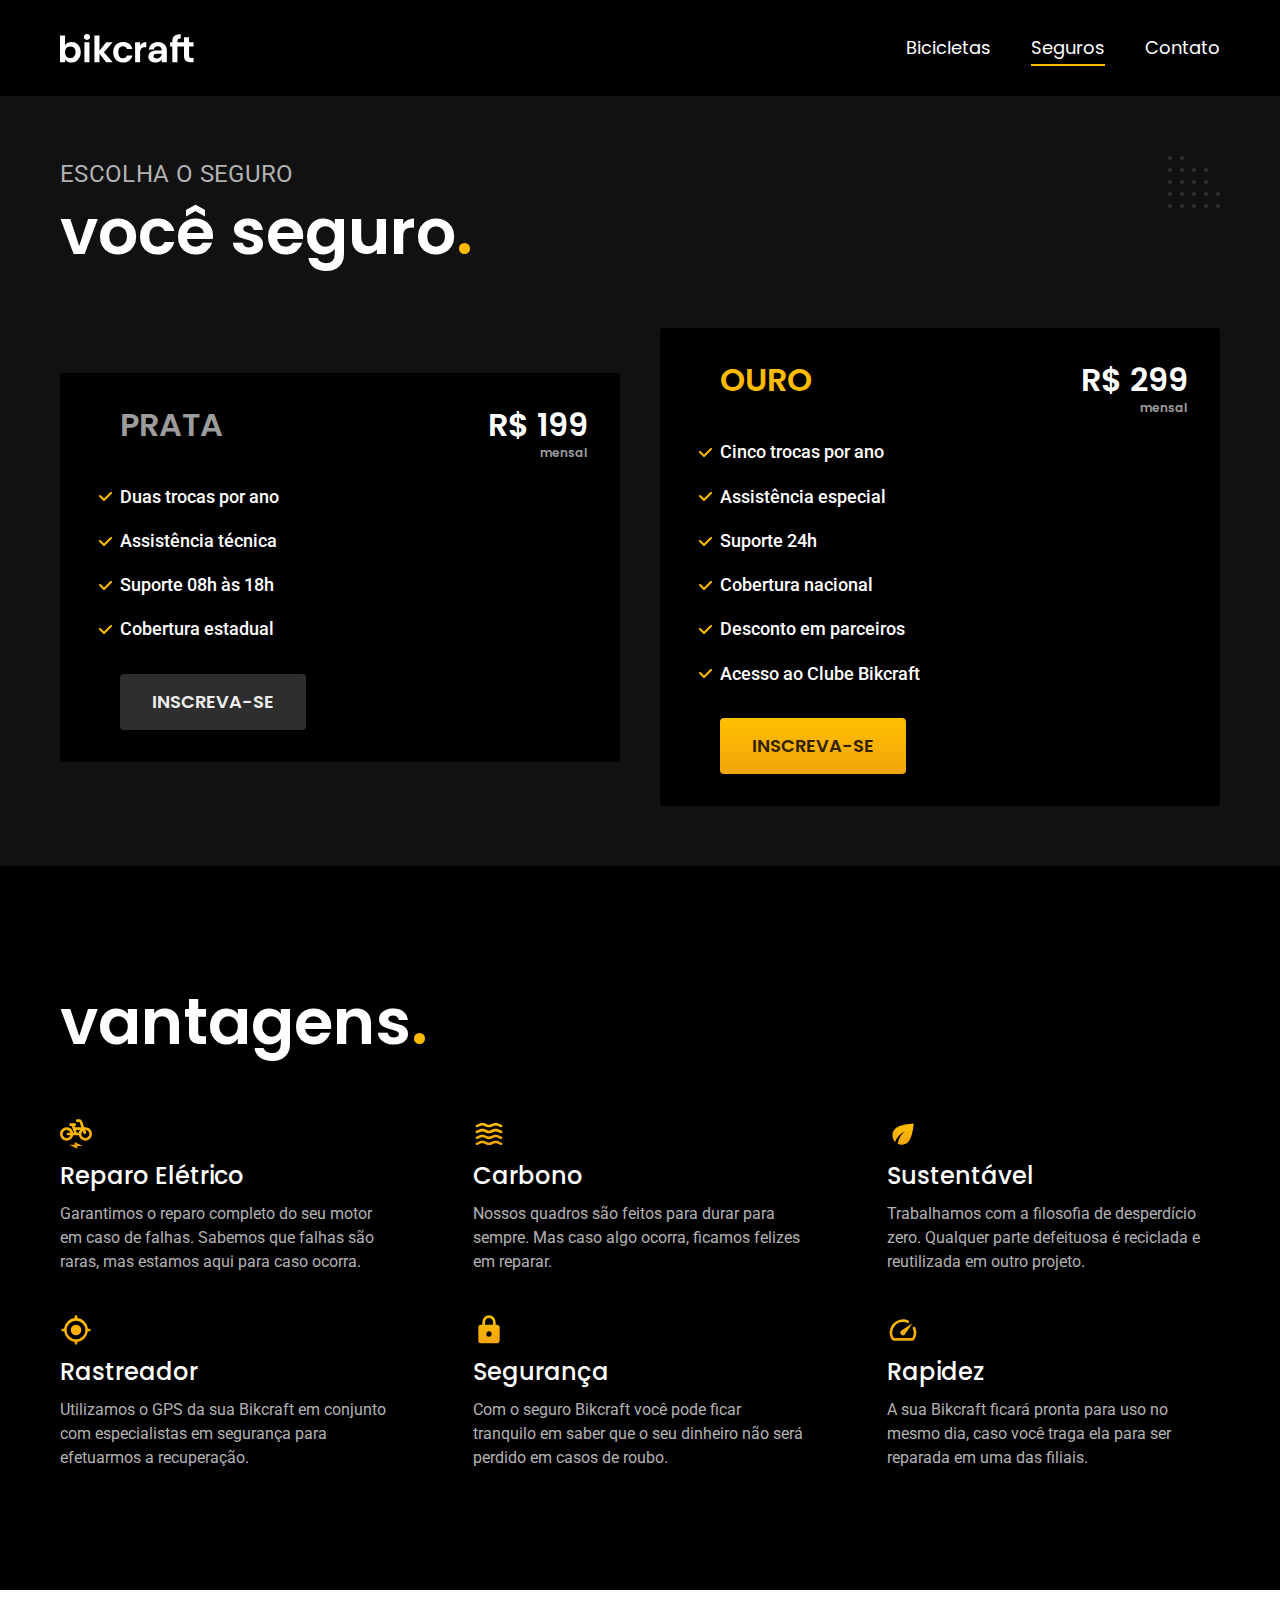
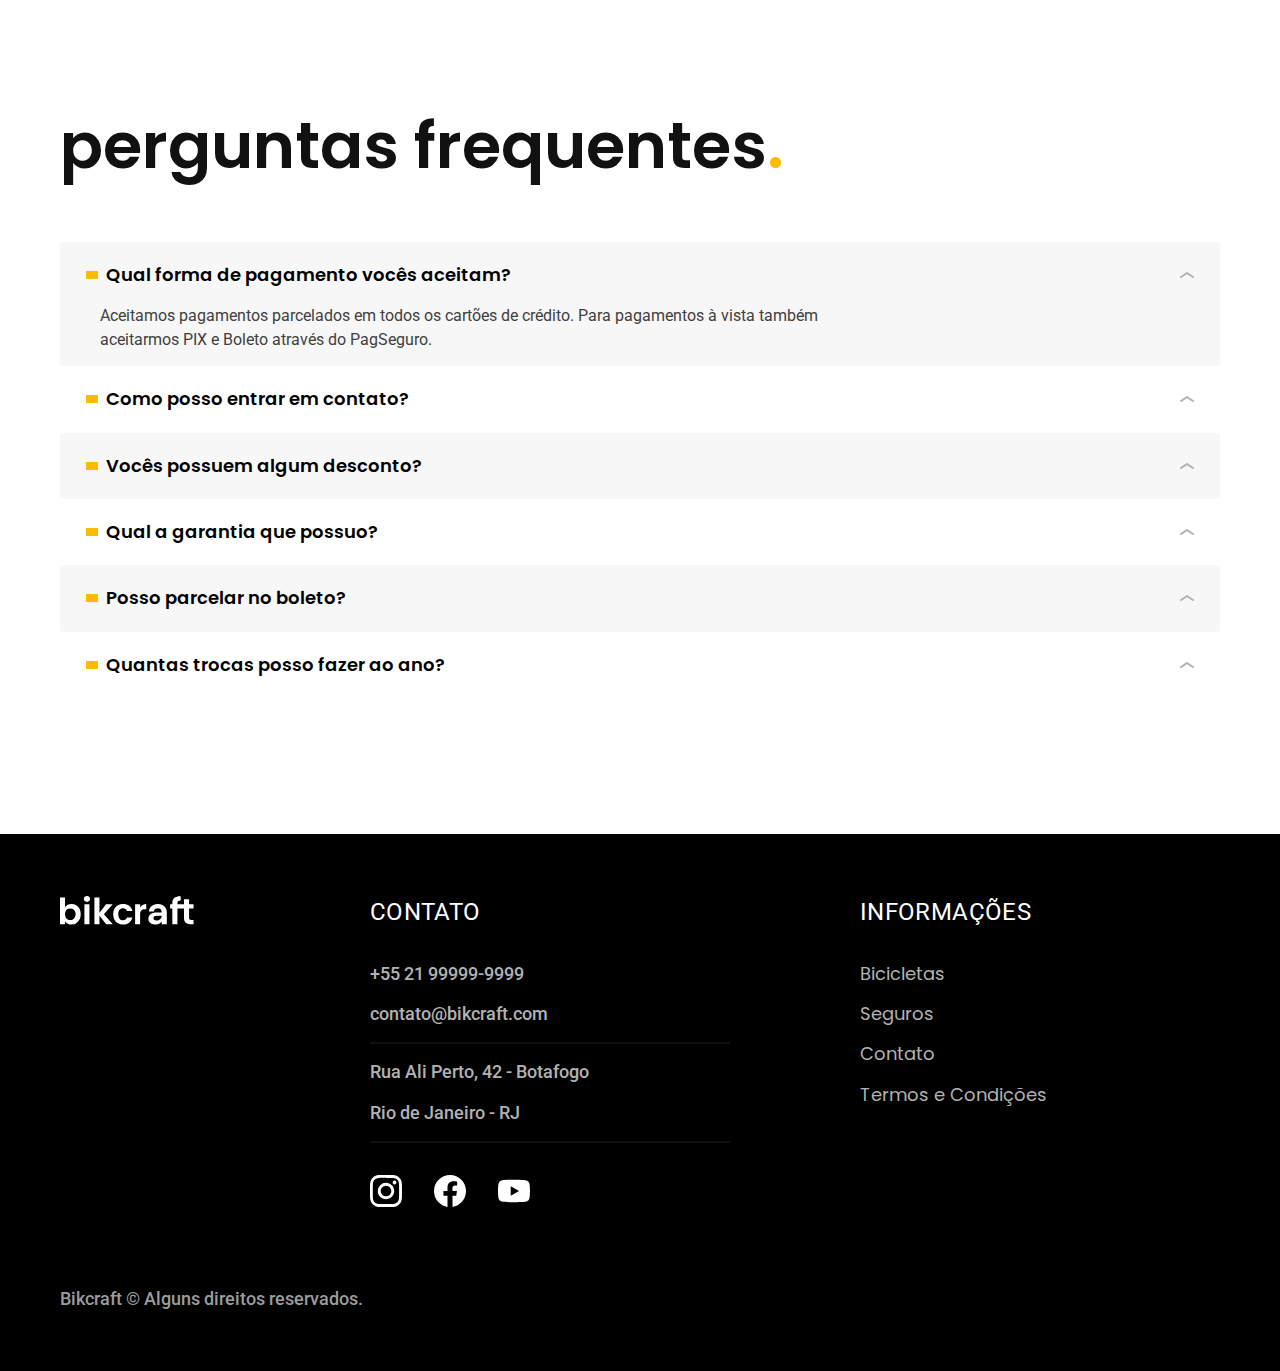
<file: insurances.html>
<!DOCTYPE html>
<html lang="pt-br">
<head>
  <meta charset="UTF-8">
  <meta http-equiv="X-UA-Compatible" content="IE=edge">
  <meta name="viewport" content="width=device-width, initial-scale=1.0">
  <link href="https://fonts.googleapis.com/css2?family=Merriweather:ital,wght@1,900&family=Poppins:wght@400;500;600&family=Roboto:wght@400;500&display=swap" rel="stylesheet">
  <link rel="icon" href="./img/icones/eletrica.svg" type="image/sbg+xml">
  <link rel="preload" href="./css/style.css" as="style">
  <link rel="stylesheet" type="text/css" href="./css/style.css">  
  <title>Seguros | Bikcraft</title>
  <script> document.documentElement.classList.add('js');</script>
</head>
<body id="insurances">
  <header class="header-bg">
    <div class="container header">
      <a href="./"><img src="./img/bikcraft.svg" alt="Bikcraft"></a>
      <nav aria-label="Primaria">
        <ul class="header-menu font-1-m color-0">
          <li><a href="./bikes.html">Bicicletas</a></li>
          <li><a href="./insurances.html">Seguros</a></li>
          <li><a href="./contact.html">Contato</a></li>
        </ul>
      </nav>
    </div>
  </header>

  <main class="insurances-bg">
    <div class="title-bg">
      <div class="title container">
        <p class="font-2-l-b color-5">Escolha o seguro</p>
        <h1 class="font-1-xxl color-0">você seguro<span class="color-p1">.</span></h1>
      </div>
    </div>
    <div class="insurances container">
      <div class="insurances-item fadeInLeft" data-anime="200">
        <h3 class="font-1-xl color-6">PRATA</h3>
        <span class="font-1-xl color-0">R$ 199 <span class="font-1-xs color-6">mensal</span></span>
        <ul class="font-2-m color-0">
          <li>Duas trocas por ano</li>
          <li>Assistência técnica</li>
          <li>Suporte 08h às 18h</li>
          <li>Cobertura estadual</li>
        </ul>
        <a href="./estimate.html?type=insurance&product=silver" class="button secondary">Inscreva-se</a>
      </div>
      <div class="insurances-item fadeInRight" data-anime="400">
        <h3 class="font-1-xl color-p1">OURO</h3>
        <span class="font-1-xl color-0">R$ 299 <span class="font-1-xs color-6">mensal</span></span>
        <ul class="font-2-m color-0">
          <li>Cinco trocas por ano</li>
          <li>Assistência especial</li>
          <li>Suporte 24h</li>
          <li>Cobertura nacional</li>
          <li>Desconto em parceiros</li>
          <li>Acesso ao Clube Bikcraft</li>
        </ul>
        <a href="./estimate.html?type=insurance&product=gold" class="button">Inscreva-se</a>
      </div>
    </div>
  </main>
  <article class="benefits-bg">
    <div class="benefits container">
      <h2 class="font-1-xxl color-0">vantagens<span class="color-p1">.</span></h2>
      <ul>
        <li>
          <img src="./img/icones/eletrica.svg" alt="">
          <h3 class="font-1-l color-0">Reparo Elétrico</h3>
          <p class="font-2-s color-5">Garantimos o reparo completo do seu motor em caso de falhas. Sabemos que falhas são raras, mas estamos aqui para caso ocorra.</p>
        </li>
        <li>
          <img src="./img/icones/carbono.svg" alt="">
          <h3 class="font-1-l color-0">Carbono</h3>
          <p class="font-2-s color-5">Nossos quadros são feitos para durar para sempre. Mas caso algo ocorra, ficamos felizes em reparar.</p>
        </li>
        <li>
          <img src="./img/icones/sustentavel.svg" alt="">
          <h3 class="font-1-l color-0">Sustentável</h3>
          <p class="font-2-s color-5">Trabalhamos com a filosofia de desperdício zero. Qualquer parte defeituosa é reciclada e reutilizada em outro projeto.</p>
        </li>        
        <li>
          <img src="./img/icones/rastreador.svg" alt="">
          <h3 class="font-1-l color-0">Rastreador</h3>
          <p class="font-2-s color-5">Utilizamos o GPS da sua Bikcraft em conjunto com especialistas em segurança para efetuarmos a recuperação.</p>
        </li>        
        <li>
          <img src="./img/icones/seguro.svg" alt="">
          <h3 class="font-1-l color-0">Segurança</h3>
          <p class="font-2-s color-5">Com o seguro Bikcraft você pode ficar tranquilo em saber que o seu dinheiro não será perdido em casos de roubo.</p>
        </li>        
        <li>
          <img src="./img/icones/velocidade.svg" alt="">
          <h3 class="font-1-l color-0">Rapidez</h3>
          <p class="font-2-s color-5">A sua Bikcraft ficará pronta para uso no mesmo dia, caso você traga ela para ser reparada em uma das filiais.</p>
        </li>
      </ul>
    </div>
  </article>
  <article class="asks container">
    <h2 class="font-1-xxl">perguntas frequentes<span class="color-p1">.</span></h2>
    <dl>
      <div>
        <dt><button class="font-1-m-b" aria-expanded="true" aria-controls="ask1">Qual forma de pagamento vocês aceitam?</button></dt>
        <dd id="ask1" class="font-2-s color-9 active">Aceitamos pagamentos parcelados em todos os cartões de crédito. Para pagamentos à vista também aceitarmos PIX e Boleto através do PagSeguro.</dd>
      </div>
      <div>
        <dt><button class="font-1-m-b" aria-expanded="false" aria-controls="ask2">Como posso entrar em contato?</button></dt>
        <dd id="ask2" class="font-2-s color-9">Aceitamos pagamentos parcelados em todos os cartões de crédito. Para pagamentos à vista também aceitarmos PIX e Boleto através do PagSeguro.</dd>
      </div>
      <div>
        <dt><button class="font-1-m-b" aria-expanded="false" aria-controls="ask3">Vocês possuem algum desconto?</button></dt>
        <dd id="ask3" class="font-2-s color-9">Aceitamos pagamentos parcelados em todos os cartões de crédito. Para pagamentos à vista também aceitarmos PIX e Boleto através do PagSeguro.</dd>
      </div>      
      <div>
        <dt><button class="font-1-m-b" aria-expanded="false" aria-controls="ask4">Qual a garantia que possuo?</button></dt>
        <dd id="ask4" class="font-2-s color-9">Aceitamos pagamentos parcelados em todos os cartões de crédito. Para pagamentos à vista também aceitarmos PIX e Boleto através do PagSeguro.</dd>
      </div>      
      <div>
        <dt><button class="font-1-m-b" aria-expanded="false" aria-controls="ask5">Posso parcelar no boleto?</button></dt>
        <dd id="ask5" class="font-2-s color-9">Aceitamos pagamentos parcelados em todos os cartões de crédito. Para pagamentos à vista também aceitarmos PIX e Boleto através do PagSeguro.</dd>
      </div>      
      <div>
        <dt><button class="font-1-m-b" aria-expanded="false" aria-controls="ask6">Quantas trocas posso fazer ao ano?</button></dt>
        <dd id="ask6" class="font-2-s color-9">Aceitamos pagamentos parcelados em todos os cartões de crédito. Para pagamentos à vista também aceitarmos PIX e Boleto através do PagSeguro.</dd>
      </div>
    </dl>
  </article>

  <footer class="footer-bg">
    <div class="footer container">
      <img src="./img/bikcraft.svg" alt="Bikcraft">
      <div class="footer-contact">
        <h3 class="font-2-l-b color-0">Contato</h3>
        <ul class="font-2-m color-5">
          <li><a href="tel:+5521999999999">+55 21 99999-9999</a></li>
          <li><a href="mailto:contato@bikcraft.com">contato@bikcraft.com</a></li>
          <li>Rua Ali Perto, 42 - Botafogo</li>
          <li>Rio de Janeiro - RJ</li>
        </ul>
        <div class="footer-social">
          <a href=""><img src="./img/redes/instagram.svg" alt="Instagram"></a>
          <a href=""><img src="./img/redes/facebook.svg" alt="Facebook"></a>
          <a href=""><img src="./img/redes/youtube.svg" alt="Youtube"></a>
        </div>
      </div>
      <div class="footer-info">
        <h3 class="font-2-l-b color-0">Informações</h3>
        <nav>
          <ul class="font-1-m color-5">
            <li><a href="./bikes.html">Bicicletas</a></li>
            <li><a href="./insurances.html">Seguros</a></li>
            <li><a href="./contact.html">Contato</a></li>
            <li><a href="./terms.html">Termos e Condições</a></li>
          </ul>
        </nav>
      </div>
      <p class="font-2-m color-6 footer-copy">Bikcraft © Alguns direitos reservados.</p>
    </div>
  </footer>
  <script src="./js/plugin/simple-anime.js"></script>
  <script src="./js/script.js"></script>
  <script src="./js/insurances.js"></script>
</body>
</html>
</file>
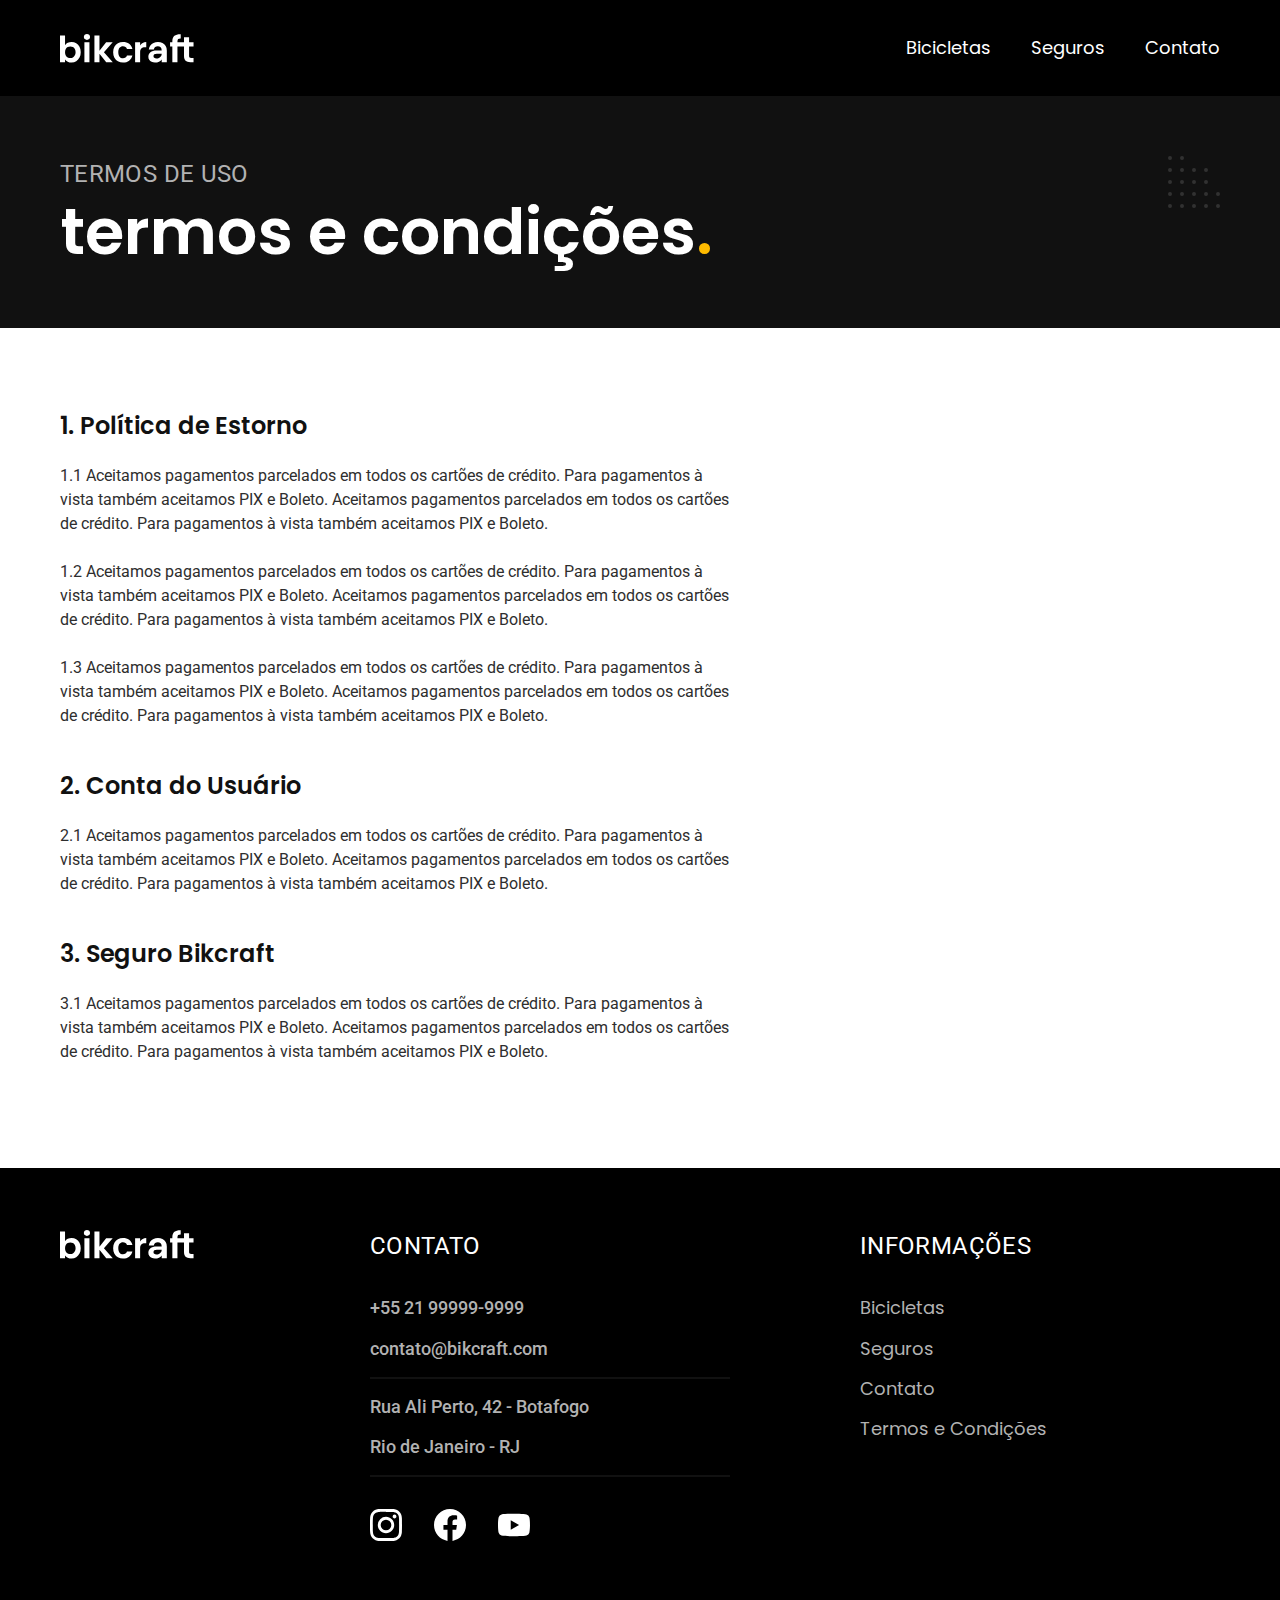
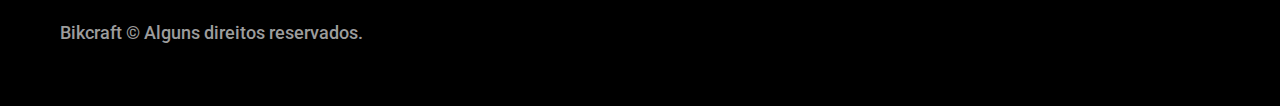
<file: terms.html>
<!DOCTYPE html>
<html lang="pt-br">
<head>
  <meta charset="UTF-8">
  <meta http-equiv="X-UA-Compatible" content="IE=edge">
  <meta name="viewport" content="width=device-width, initial-scale=1.0">
  <link href="https://fonts.googleapis.com/css2?family=Merriweather:ital,wght@1,900&family=Poppins:wght@400;500;600&family=Roboto:wght@400;500&display=swap" rel="stylesheet">
  <link rel="icon" href="./img/icones/eletrica.svg" type="image/sbg+xml">
  <link rel="preload" href="./css/style.css" as="style">
  <link rel="stylesheet" type="text/css" href="./css/style.css">  
  <title>Termos e condições | Bikcraft</title>
  <script> document.documentElement.classList.add('js');</script>
</head>
<body id="terms">
  <header class="header-bg">
    <div class="container header">
      <a href="./"><img src="./img/bikcraft.svg" alt="Bikcraft"></a>
      <nav aria-label="Primaria">
        <ul class="header-menu font-1-m color-0">
          <li><a href="./bikes.html">Bicicletas</a></li>
          <li><a href="./insurances.html">Seguros</a></li>
          <li><a href="./contact.html">Contato</a></li>
        </ul>
      </nav>
    </div>
  </header>

  <main>
    <div class="title-bg">
      <div class="title container">
        <p class="font-2-l-b color-5">Termos de uso</p>
        <h1 class="font-1-xxl color-0">termos e condições<span class="color-p1">.</span></h1>
      </div>
    </div>
    <div class="terms font-2-s color-10 container">
      <h2 class="font-1-l color-11">1. Política de Estorno</h2>
      <p>1.1 Aceitamos pagamentos parcelados em todos os cartões de crédito. Para pagamentos à vista também aceitamos PIX e Boleto. Aceitamos pagamentos parcelados em todos os cartões de crédito. Para pagamentos à vista também aceitamos PIX e Boleto.</p>
      <p>1.2 Aceitamos pagamentos parcelados em todos os cartões de crédito. Para pagamentos à vista também aceitamos PIX e Boleto. Aceitamos pagamentos parcelados em todos os cartões de crédito. Para pagamentos à vista também aceitamos PIX e Boleto.</p>
      <p>1.3 Aceitamos pagamentos parcelados em todos os cartões de crédito. Para pagamentos à vista também aceitamos PIX e Boleto. Aceitamos pagamentos parcelados em todos os cartões de crédito. Para pagamentos à vista também aceitamos PIX e Boleto.</p>

      <h2 class="font-1-l color-11">2. Conta do Usuário</h2>
      <p>2.1 Aceitamos pagamentos parcelados em todos os cartões de crédito. Para pagamentos à vista também aceitamos PIX e Boleto. Aceitamos pagamentos parcelados em todos os cartões de crédito. Para pagamentos à vista também aceitamos PIX e Boleto.</p>

      <h2 class="font-1-l color-11">3. Seguro Bikcraft</h2>
      <p>3.1 Aceitamos pagamentos parcelados em todos os cartões de crédito. Para pagamentos à vista também aceitamos PIX e Boleto. Aceitamos pagamentos parcelados em todos os cartões de crédito. Para pagamentos à vista também aceitamos PIX e Boleto.</p>
    </div>
  </main>


  <footer class="footer-bg">
    <div class="footer container">
      <img src="./img/bikcraft.svg" alt="Bikcraft">
      <div class="footer-contact">
        <h3 class="font-2-l-b color-0">Contato</h3>
        <ul class="font-2-m color-5">
          <li><a href="tel:+5521999999999">+55 21 99999-9999</a></li>
          <li><a href="mailto:contato@bikcraft.com">contato@bikcraft.com</a></li>
          <li>Rua Ali Perto, 42 - Botafogo</li>
          <li>Rio de Janeiro - RJ</li>
        </ul>
        <div class="footer-social">
          <a href=""><img src="./img/redes/instagram.svg" alt="Instagram"></a>
          <a href=""><img src="./img/redes/facebook.svg" alt="Facebook"></a>
          <a href=""><img src="./img/redes/youtube.svg" alt="Youtube"></a>
        </div>
      </div>
      <div class="footer-info">
        <h3 class="font-2-l-b color-0">Informações</h3>
        <nav>
          <ul class="font-1-m color-5">
            <li><a href="./bikes.html">Bicicletas</a></li>
            <li><a href="./insurances.html">Seguros</a></li>
            <li><a href="./contact.html">Contato</a></li>
            <li><a href="./terms.html">Termos e Condições</a></li>
          </ul>
        </nav>
      </div>
      <p class="font-2-m color-6 footer-copy">Bikcraft © Alguns direitos reservados.</p>
    </div>
  </footer>
  <script src="./js/script.js"></script>
</body>
</html>
</file>
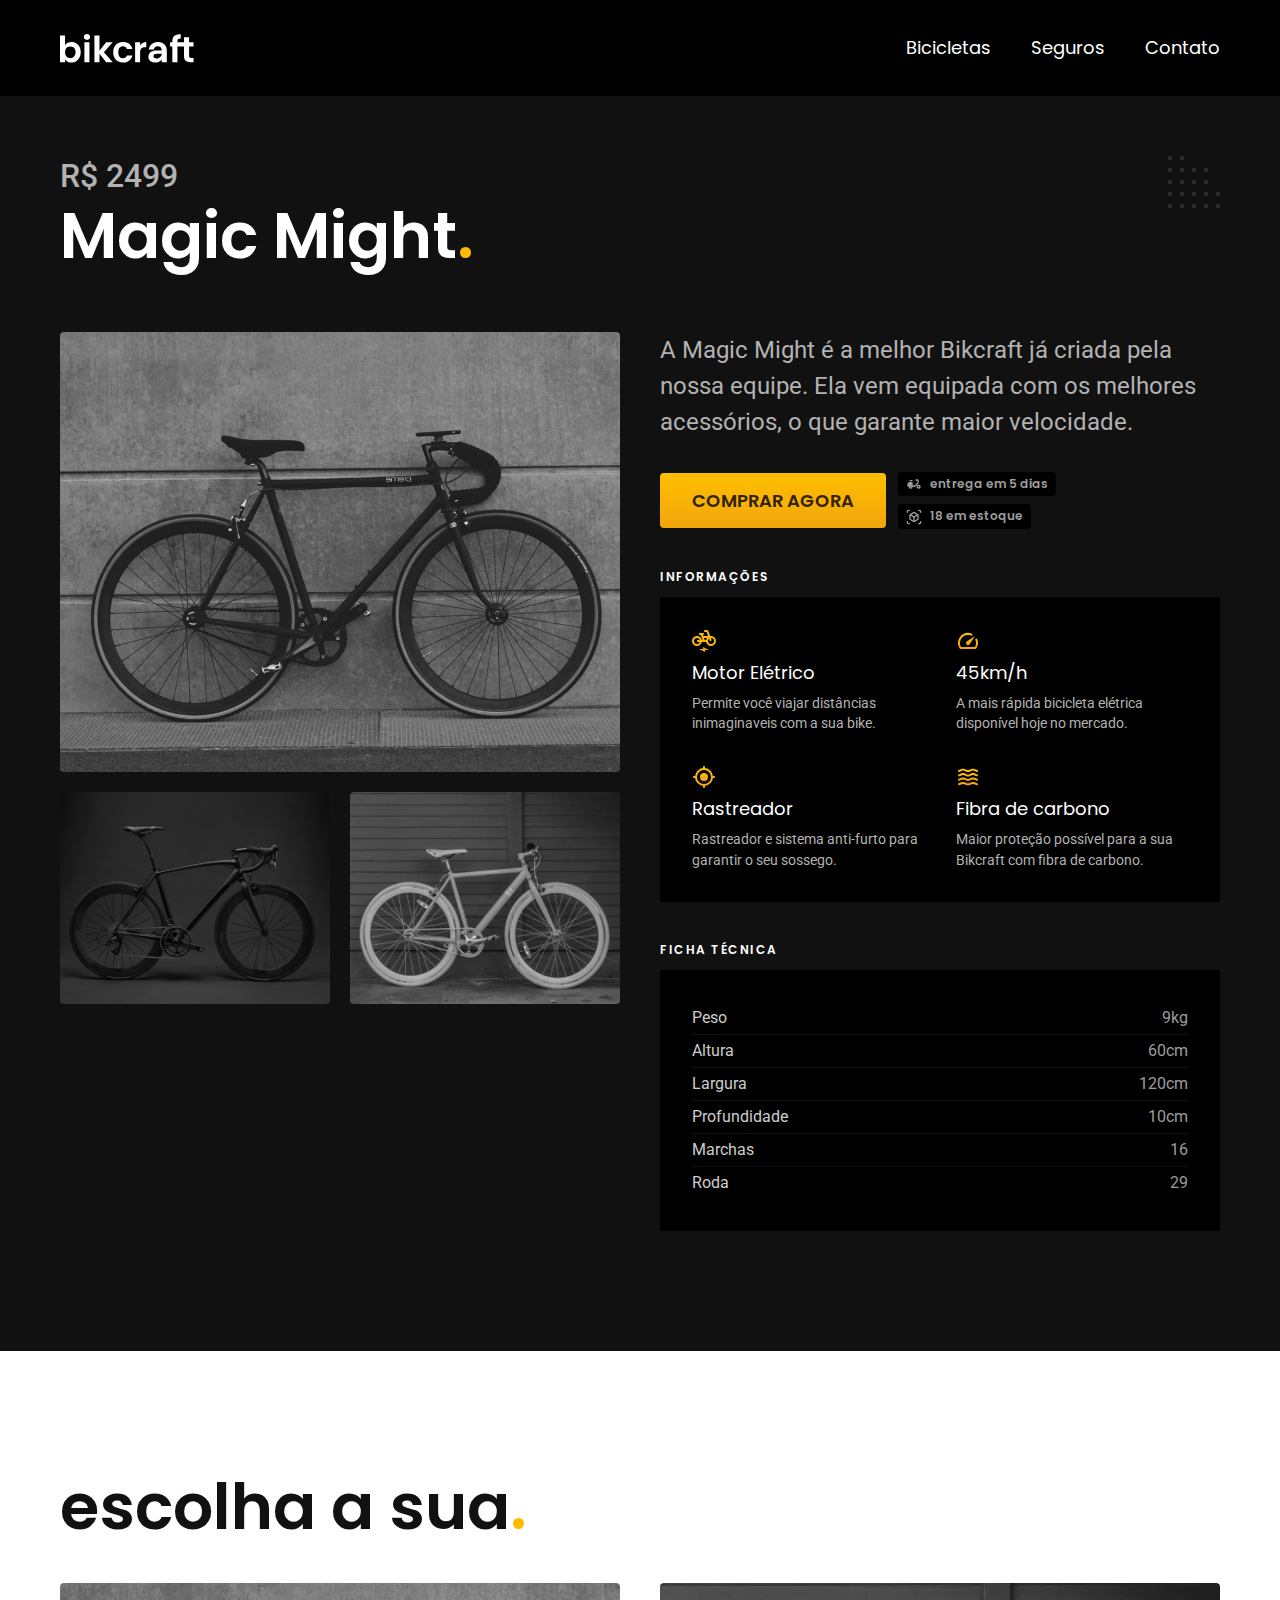
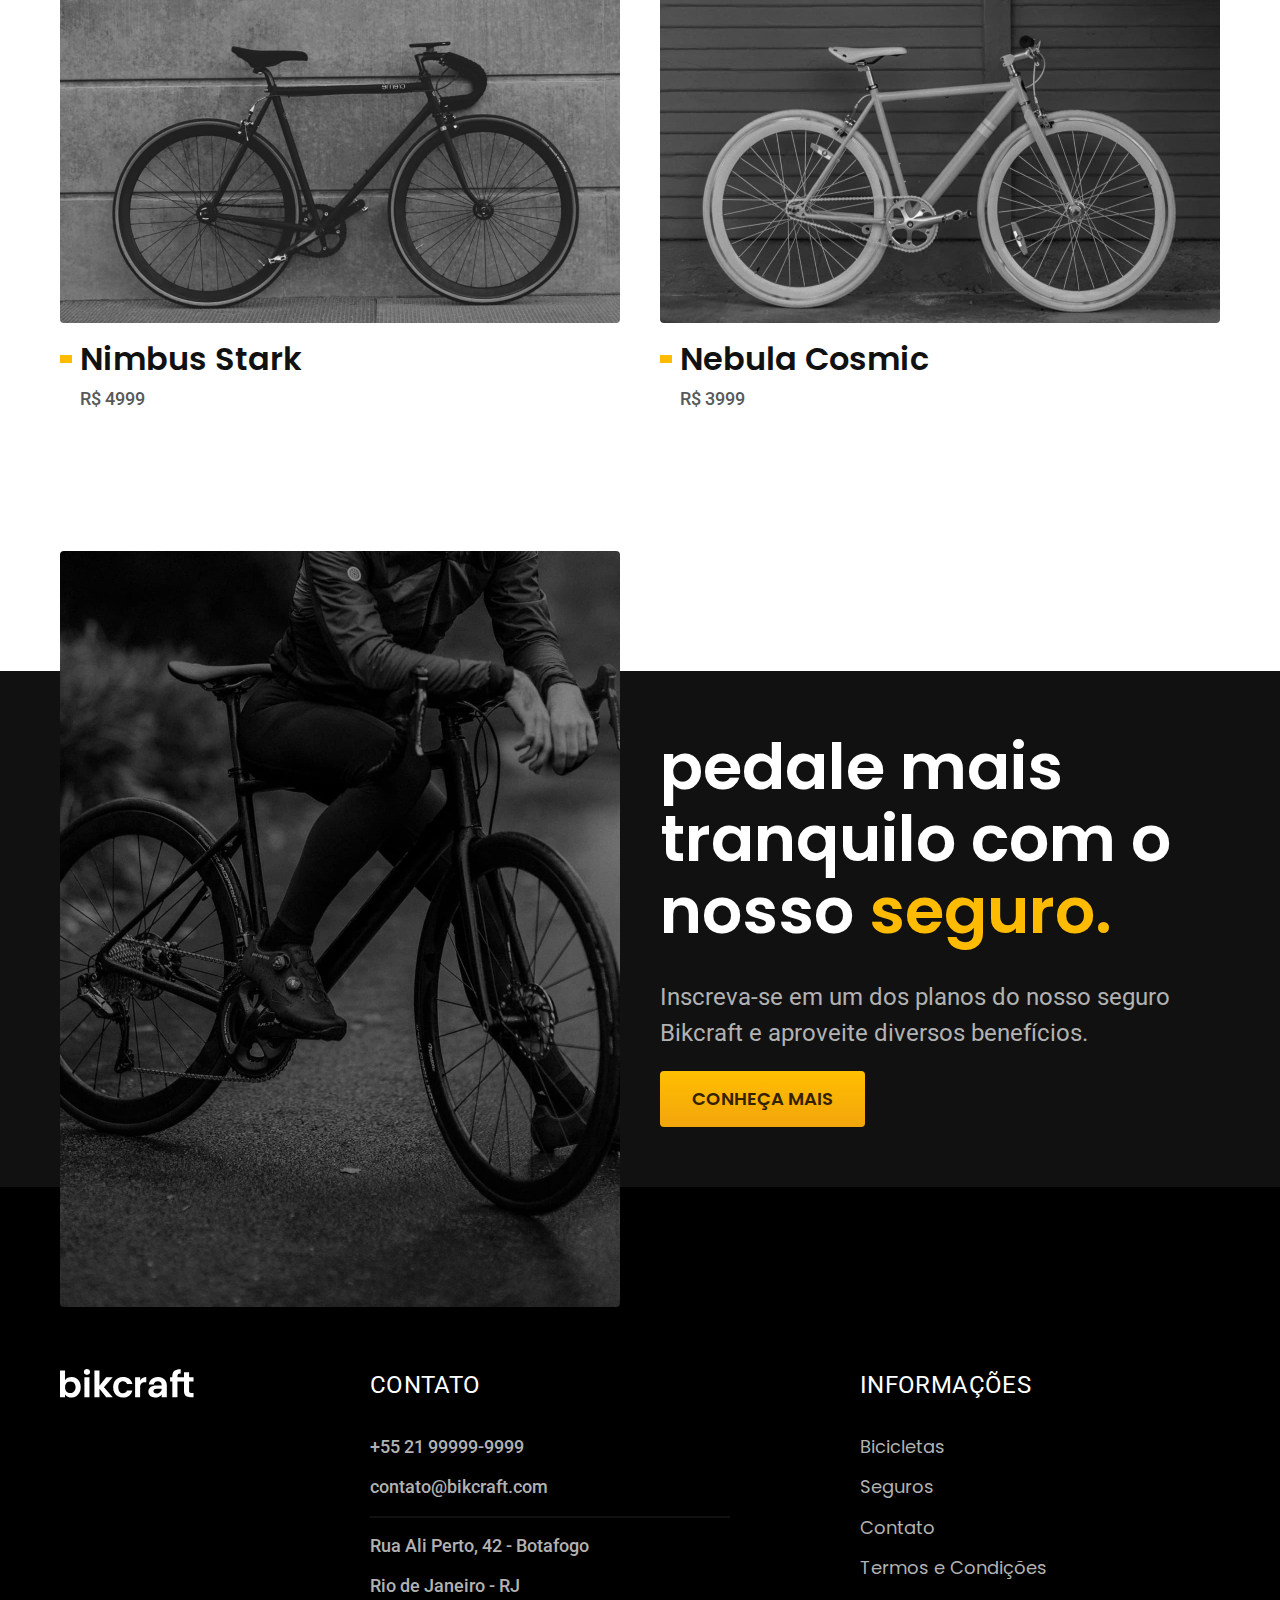
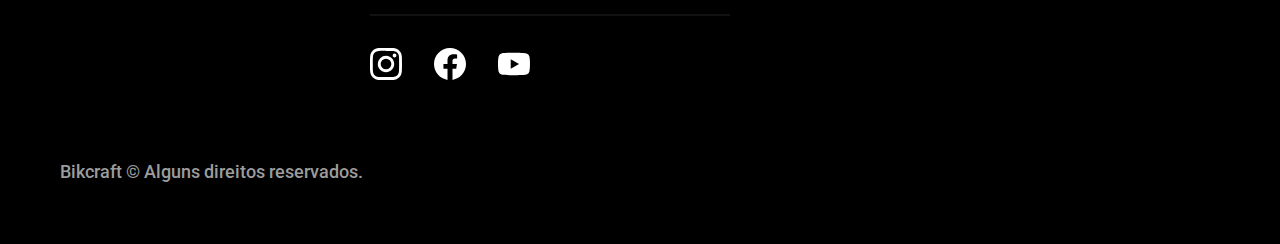
<file: bikes/magic.html>
<!DOCTYPE html>
<html lang="pt-br">
<head>
  <meta charset="UTF-8">
  <meta http-equiv="X-UA-Compatible" content="IE=edge">
  <meta name="viewport" content="width=device-width, initial-scale=1.0">
  <link href="https://fonts.googleapis.com/css2?family=Merriweather:ital,wght@1,900&family=Poppins:wght@400;500;600&family=Roboto:wght@400;500&display=swap" rel="stylesheet">
  <link rel="icon" href="./img/icones/eletrica.svg" type="image/sbg+xml">
  <link rel="stylesheet" type="text/css" href="../css/style.css">
  <title>Magic Might | Bikcraft</title>
  <script> document.documentElement.classList.add('js');</script>
</head>
<body id="bike">
  <header class="header-bg">
    <div class="container header">
      <a href="../"><img src="../img/bikcraft.svg" alt="Bikcraft"></a>
      <nav aria-label="Primaria">
        <ul class="header-menu font-1-m color-0">
          <li><a href="../bikes.html">Bicicletas</a></li>
          <li><a href="../insurances.html">Seguros</a></li>
          <li><a href="../contact.html">Contato</a></li>
        </ul>
      </nav>
    </div>
  </header>

  <main class="title-bg">
    <div>
      <div class="title container">
        <p class="font-2-xl color-5">R$ 2499</p>
        <h1 class="font-1-xxl color-0">Magic Might<span class="color-p1">.</span></h1>
      </div>
    </div>
    <div class="bike container">
      <div class="bike-img">
        <img src="../img/bicicleta/nimbus2.jpg" alt="">
        <img src="../img/bicicleta/nimbus1.jpg" alt="">
        <img src="../img/bicicleta/nimbus3.jpg" alt="">
      </div>
      <div class="bike-content">
        <p class="font-2-l color-5">A Magic Might é a melhor Bikcraft já criada pela nossa equipe. Ela vem equipada com os melhores acessórios, o que garante maior velocidade.</p>
        <div class="bike-buy">
          <a class="button" href="../estimate.html?type=bikcraft&product=magic">Comprar Agora</a>
          <span class="font-1-xs color-6"><img src="../img/icones/entrega.svg" alt="">entrega em 5 dias</span>
          <span class="font-1-xs color-6"><img src="../img/icones/estoque.svg" alt="">18 em estoque</span>
        </div>
        <h2 class="font-1-xs color-0">Informações</h2>
        <ul class="bike-info">
          <li>
            <img src="../img/icones/eletrica.svg" alt="">
            <h3 class="font-1-m color-0">Motor Elétrico</h3>
            <p class="font-2-xs color-5">Permite você viajar distâncias inimaginaveis com a sua bike.</p>
          </li>
          <li>
            <img src="../img/icones/velocidade.svg" alt="">
            <h3 class="font-1-m color-0">45km/h</h3>
            <p class="font-2-xs color-5">A mais rápida bicicleta elétrica disponível hoje no mercado.</p>
          </li>
          <li>
            <img src="../img/icones/rastreador.svg" alt="">
            <h3 class="font-1-m color-0">Rastreador</h3>
            <p class="font-2-xs color-5">Rastreador e sistema anti-furto para garantir o seu sossego.</p>
          </li>
          <li>
            <img src="../img/icones/carbono.svg" alt="">
            <h3 class="font-1-m color-0">Fibra de carbono</h3>
            <p class="font-2-xs color-5">Maior proteção possível para a sua Bikcraft com fibra de carbono.</p>
          </li>
        </ul>
        <h2 class="font-1-xs color-0">Ficha Técnica</h2>
        <ul class="bike-data font-2-s color-4">
          <li>Peso <span>9kg</span></li>
          <li>Altura <span>60cm</span></li>
          <li>Largura <span>120cm</span></li>
          <li>Profundidade <span>10cm</span></li>
          <li>Marchas <span>16</span></li>
          <li>Roda <span>29</span></li>
        </ul>
      </div>
    </div>
  </main>
  <article class="bike-list container">
    <h2 class="font-1-xxl">escolha a sua<span class="color-p1">.</span></h2>
    <ul>
      <li>
        <a href="./magic.html">
          <img src="../img/bicicletas/magic.jpg" alt="Bicicleta preta">
          <h3 class="font-1-xl">Nimbus Stark</h3>
          <span class="font-2-m color-8">R$ 4999</span>
        </a>
      </li>
      <li>
        <a href="./nebula.html">
          <img src="../img/bicicletas/nebula.jpg" alt="Bicicleta preta">
          <h3 class="font-1-xl">Nebula Cosmic</h3>
          <span class="font-2-m color-8">R$ 3999</span>
        </a>
      </li>
    </ul>
  </article>
  <article class="insurance-bg">
    <div class="insurance container">
      <div class="insurance-img">
        <img src="../img/fotos/seguros.jpg" alt="Pessoa parada em cima de uma bicicleta">
      </div>
      <div class="insurance-content">
        <h2 class="font-1-xxl color-0">pedale mais tranquilo com o nosso <span class="color-p1">seguro.</span></h2>
        <p class="font-2-l color-5">Inscreva-se em um dos planos do nosso seguro Bikcraft e aproveite diversos benefícios.</p>
        <a class="button" href="../insurances.html">Conheça mais</a>
      </div>
    </div>
  </article>
  <footer class="footer-bg">
    <div class="footer container">
      <img src="../img/bikcraft.svg" alt="Bikcraft">
      <div class="footer-contact">
        <h3 class="font-2-l-b color-0">Contato</h3>
        <ul class="font-2-m color-5">
          <li><a href="tel:+5521999999999">+55 21 99999-9999</a></li>
          <li><a href="mailto:contato@bikcraft.com">contato@bikcraft.com</a></li>
          <li>Rua Ali Perto, 42 - Botafogo</li>
          <li>Rio de Janeiro - RJ</li>
        </ul>
        <div class="footer-social">
          <a href=""><img src="../img/redes/instagram.svg" alt="Instagram"></a>
          <a href=""><img src="../img/redes/facebook.svg" alt="Facebook"></a>
          <a href=""><img src="../img/redes/youtube.svg" alt="Youtube"></a>
        </div>
      </div>
      <div class="footer-info">
        <h3 class="font-2-l-b color-0">Informações</h3>
        <nav>
          <ul class="font-1-m color-5">
            <li><a href="../bikes.html">Bicicletas</a></li>
            <li><a href="../insurances.html">Seguros</a></li>
            <li><a href="../contact.html">Contato</a></li>
            <li><a href="../terms.html">Termos e Condições</a></li>
          </ul>
        </nav>
      </div>
      <p class="font-2-m color-6 footer-copy">Bikcraft © Alguns direitos reservados.</p>
    </div>
  </footer>
  <script src="../js/script.js"></script>
  <script src="../js/bikes.js"></script>
</body>
</html>
</file>
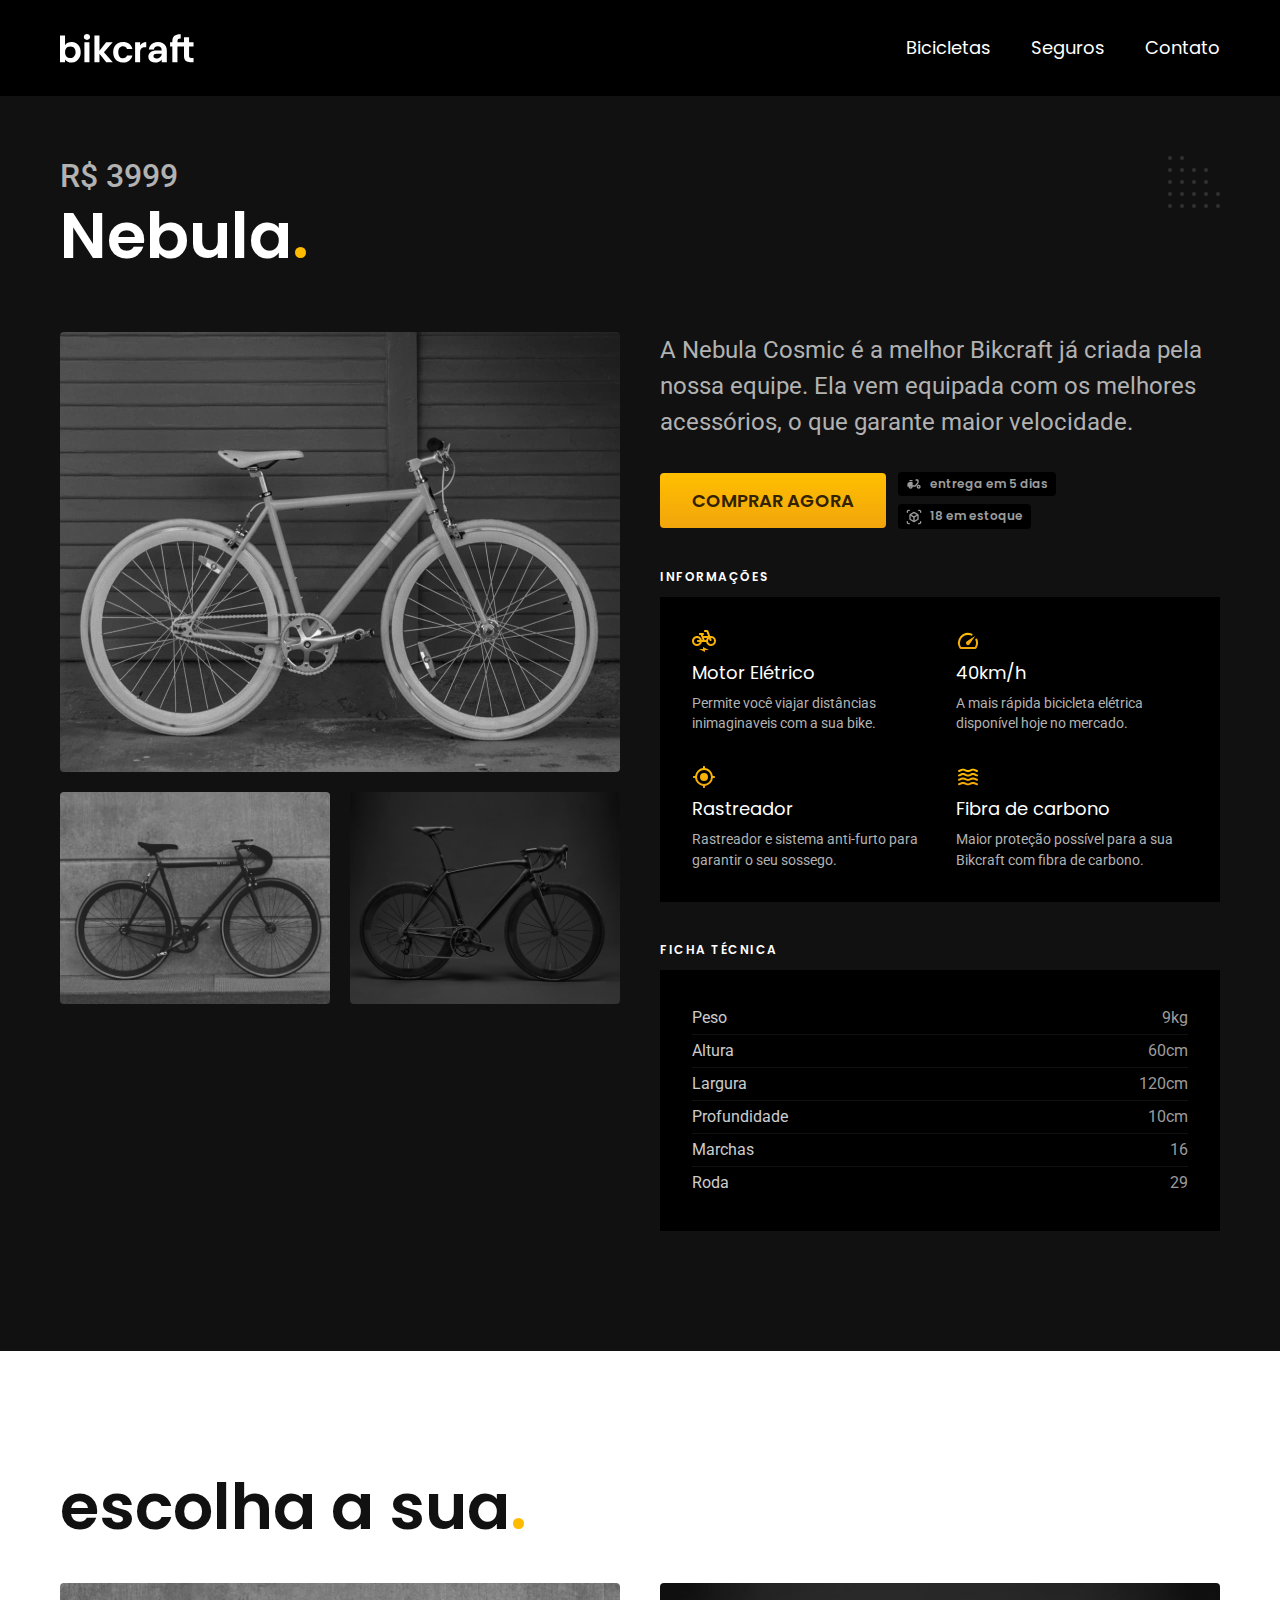
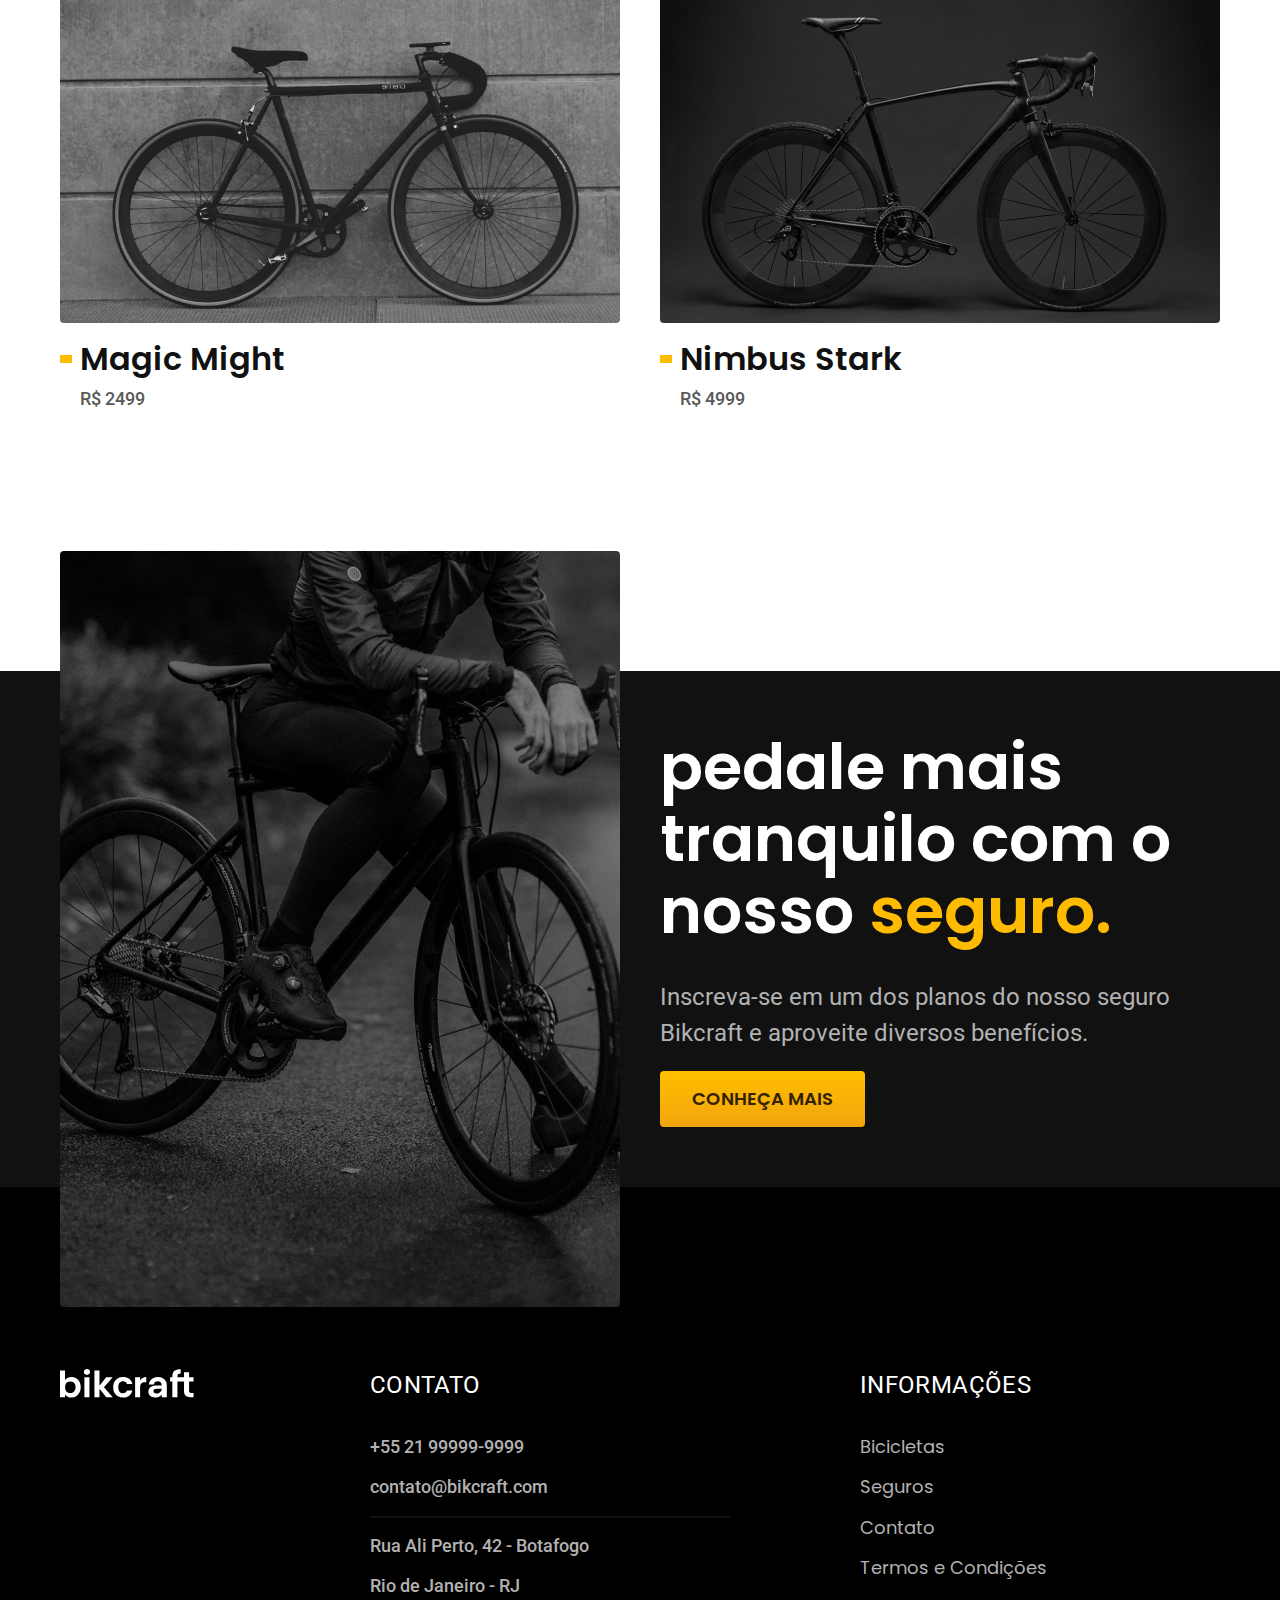
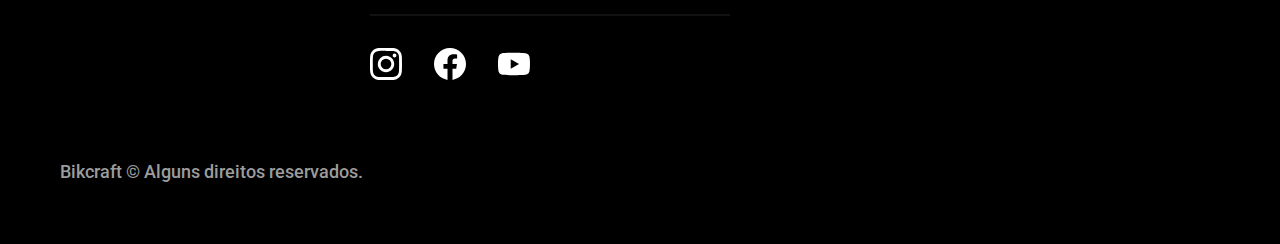
<file: bikes/nebula.html>
<!DOCTYPE html>
<html lang="pt-br">
<head>
  <meta charset="UTF-8">
  <meta http-equiv="X-UA-Compatible" content="IE=edge">
  <meta name="viewport" content="width=device-width, initial-scale=1.0">
  <link href="https://fonts.googleapis.com/css2?family=Merriweather:ital,wght@1,900&family=Poppins:wght@400;500;600&family=Roboto:wght@400;500&display=swap" rel="stylesheet">
  <link rel="icon" href="./img/icones/eletrica.svg" type="image/sbg+xml">
  <link rel="stylesheet" type="text/css" href="../css/style.css">
  <title>Nebula | Bikcraft</title>
  <script> document.documentElement.classList.add('js');</script>
</head>
<body id="bike">
  <header class="header-bg">
    <div class="container header">
      <a href="../"><img src="../img/bikcraft.svg" alt="Bikcraft"></a>
      <nav aria-label="Primaria">
        <ul class="header-menu font-1-m color-0">
          <li><a href="../bikes.html">Bicicletas</a></li>
          <li><a href="../insurances.html">Seguros</a></li>
          <li><a href="../contact.html">Contato</a></li>
        </ul>
      </nav>
    </div>
  </header>

  <main class="title-bg">
    <div>
      <div class="title container">
        <p class="font-2-xl color-5">R$ 3999</p>
        <h1 class="font-1-xxl color-0">Nebula<span class="color-p1">.</span></h1>
      </div>
    </div>
    <div class="bike container">
      <div class="bike-img">
        <img src="../img/bicicleta/nimbus3.jpg" alt="">
        <img src="../img/bicicleta/nimbus2.jpg" alt="">
        <img src="../img/bicicleta/nimbus1.jpg" alt="">
      </div>
      <div class="bike-content">
        <p class="font-2-l color-5">A Nebula Cosmic é a melhor Bikcraft já criada pela nossa equipe. Ela vem equipada com os melhores acessórios, o que garante maior velocidade.</p>
        <div class="bike-buy">
          <a class="button" href="../estimate.html?type=bikcraft&product=nebula">Comprar Agora</a>
          <span class="font-1-xs color-6"><img src="../img/icones/entrega.svg" alt="">entrega em 5 dias</span>
          <span class="font-1-xs color-6"><img src="../img/icones/estoque.svg" alt="">18 em estoque</span>
        </div>
        <h2 class="font-1-xs color-0">Informações</h2>
        <ul class="bike-info">
          <li>
            <img src="../img/icones/eletrica.svg" alt="">
            <h3 class="font-1-m color-0">Motor Elétrico</h3>
            <p class="font-2-xs color-5">Permite você viajar distâncias inimaginaveis com a sua bike.</p>
          </li>
          <li>
            <img src="../img/icones/velocidade.svg" alt="">
            <h3 class="font-1-m color-0">40km/h</h3>
            <p class="font-2-xs color-5">A mais rápida bicicleta elétrica disponível hoje no mercado.</p>
          </li>
          <li>
            <img src="../img/icones/rastreador.svg" alt="">
            <h3 class="font-1-m color-0">Rastreador</h3>
            <p class="font-2-xs color-5">Rastreador e sistema anti-furto para garantir o seu sossego.</p>
          </li>
          <li>
            <img src="../img/icones/carbono.svg" alt="">
            <h3 class="font-1-m color-0">Fibra de carbono</h3>
            <p class="font-2-xs color-5">Maior proteção possível para a sua Bikcraft com fibra de carbono.</p>
          </li>
        </ul>
        <h2 class="font-1-xs color-0">Ficha Técnica</h2>
        <ul class="bike-data font-2-s color-4">
          <li>Peso <span>9kg</span></li>
          <li>Altura <span>60cm</span></li>
          <li>Largura <span>120cm</span></li>
          <li>Profundidade <span>10cm</span></li>
          <li>Marchas <span>16</span></li>
          <li>Roda <span>29</span></li>
        </ul>
      </div>
    </div>
  </main>
  <article class="bike-list container">
    <h2 class="font-1-xxl">escolha a sua<span class="color-p1">.</span></h2>
    <ul>
      <li>
        <a href="./magic.html">
          <img src="../img/bicicletas/magic.jpg" alt="Bicicleta preta">
          <h3 class="font-1-xl">Magic Might</h3>
          <span class="font-2-m color-8">R$ 2499</span>
        </a>
      </li>
      <li>
        <a href="./nebula.html">
          <img src="../img/bicicletas/nimbus.jpg" alt="Bicicleta preta">
          <h3 class="font-1-xl">Nimbus Stark</h3>
          <span class="font-2-m color-8">R$ 4999</span>
        </a>
      </li>
    </ul>
  </article>
  <article class="insurance-bg">
    <div class="insurance container">
      <div class="insurance-img">
        <img src="../img/fotos/seguros.jpg" alt="Pessoa parada em cima de uma bicicleta">
      </div>
      <div class="insurance-content">
        <h2 class="font-1-xxl color-0">pedale mais tranquilo com o nosso <span class="color-p1">seguro.</span></h2>
        <p class="font-2-l color-5">Inscreva-se em um dos planos do nosso seguro Bikcraft e aproveite diversos benefícios.</p>
        <a class="button" href="../insurances.html">Conheça mais</a>
      </div>
    </div>
  </article>
  <footer class="footer-bg">
    <div class="footer container">
      <img src="../img/bikcraft.svg" alt="Bikcraft">
      <div class="footer-contact">
        <h3 class="font-2-l-b color-0">Contato</h3>
        <ul class="font-2-m color-5">
          <li><a href="tel:+5521999999999">+55 21 99999-9999</a></li>
          <li><a href="mailto:contato@bikcraft.com">contato@bikcraft.com</a></li>
          <li>Rua Ali Perto, 42 - Botafogo</li>
          <li>Rio de Janeiro - RJ</li>
        </ul>
        <div class="footer-social">
          <a href=""><img src="../img/redes/instagram.svg" alt="Instagram"></a>
          <a href=""><img src="../img/redes/facebook.svg" alt="Facebook"></a>
          <a href=""><img src="../img/redes/youtube.svg" alt="Youtube"></a>
        </div>
      </div>
      <div class="footer-info">
        <h3 class="font-2-l-b color-0">Informações</h3>
        <nav>
          <ul class="font-1-m color-5">
            <li><a href="../bikes.html">Bicicletas</a></li>
            <li><a href="../insurances.html">Seguros</a></li>
            <li><a href="../contact.html">Contato</a></li>
            <li><a href="../terms.html">Termos e Condições</a></li>
          </ul>
        </nav>
      </div>
      <p class="font-2-m color-6 footer-copy">Bikcraft © Alguns direitos reservados.</p>
    </div>
  </footer>
  <script src="../js/script.js"></script>
  <script src="../js/bikes.js"></script>
</body>
</html>
</file>
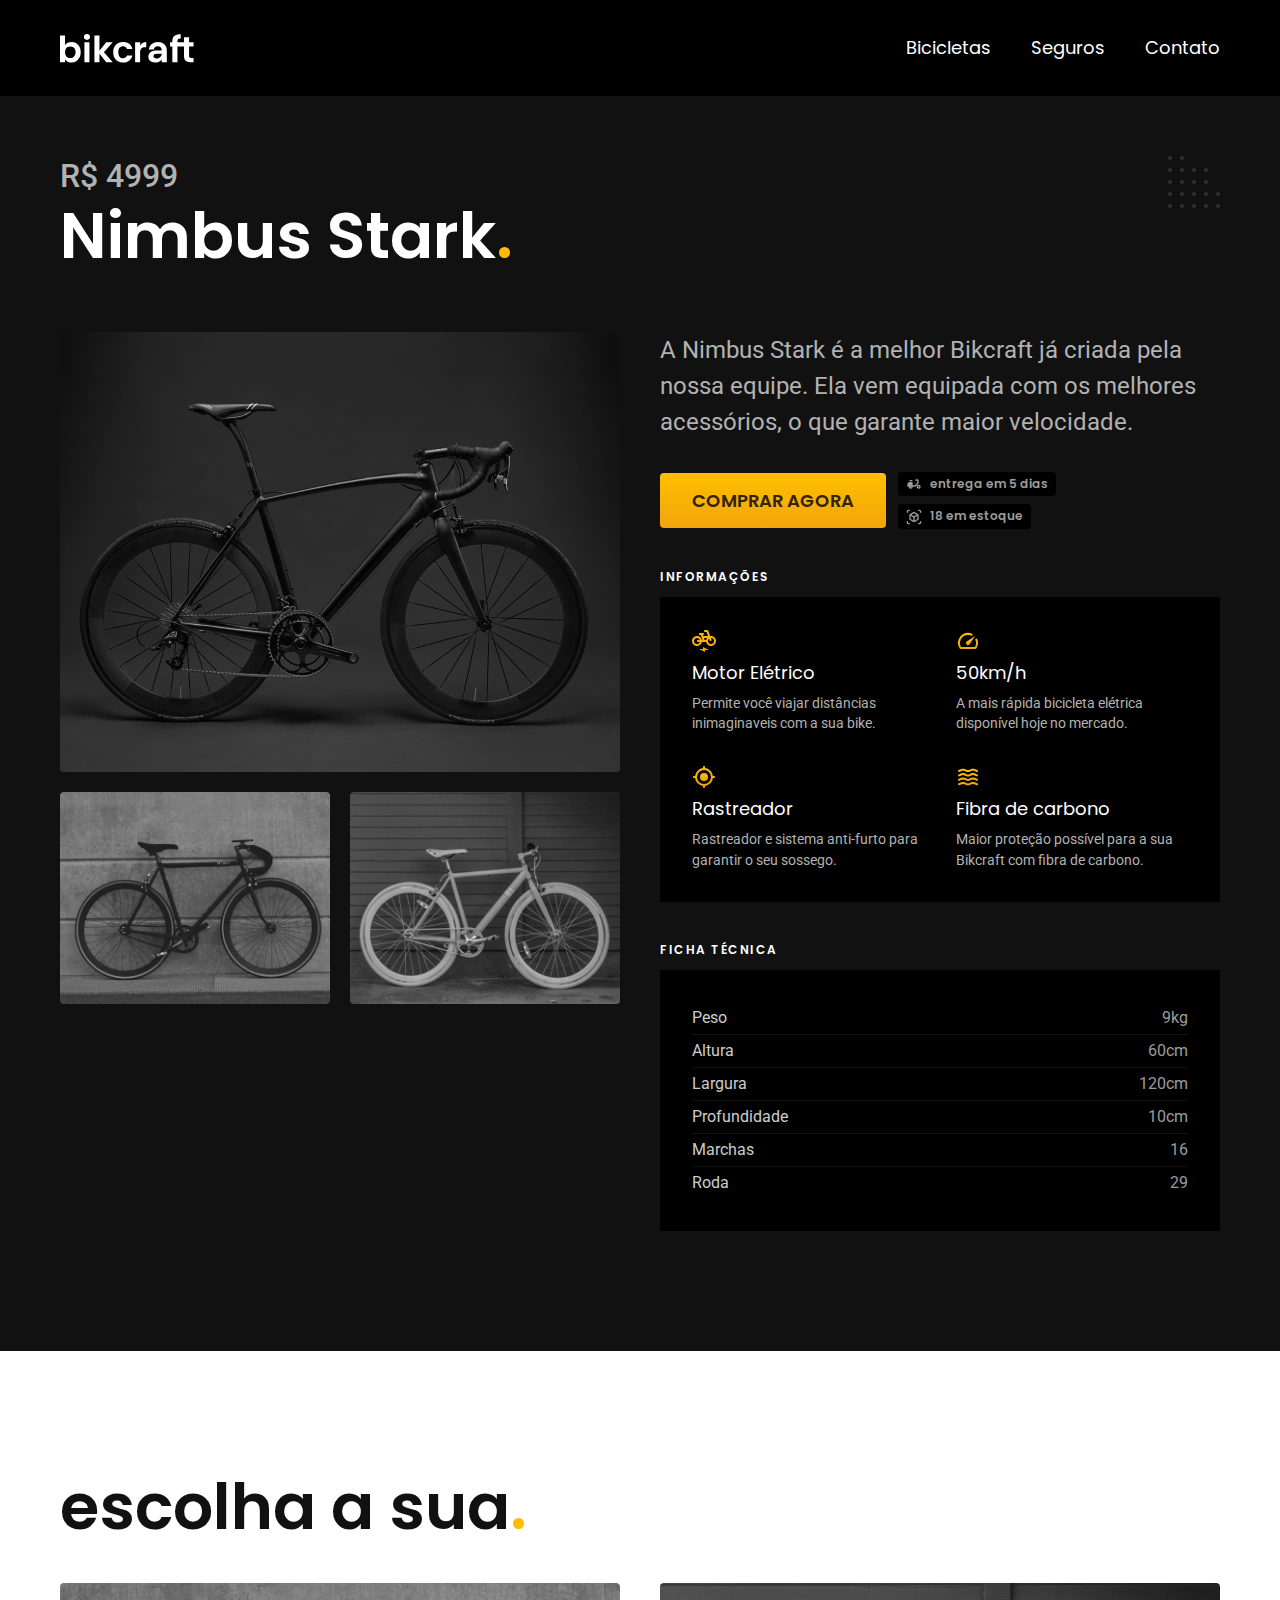
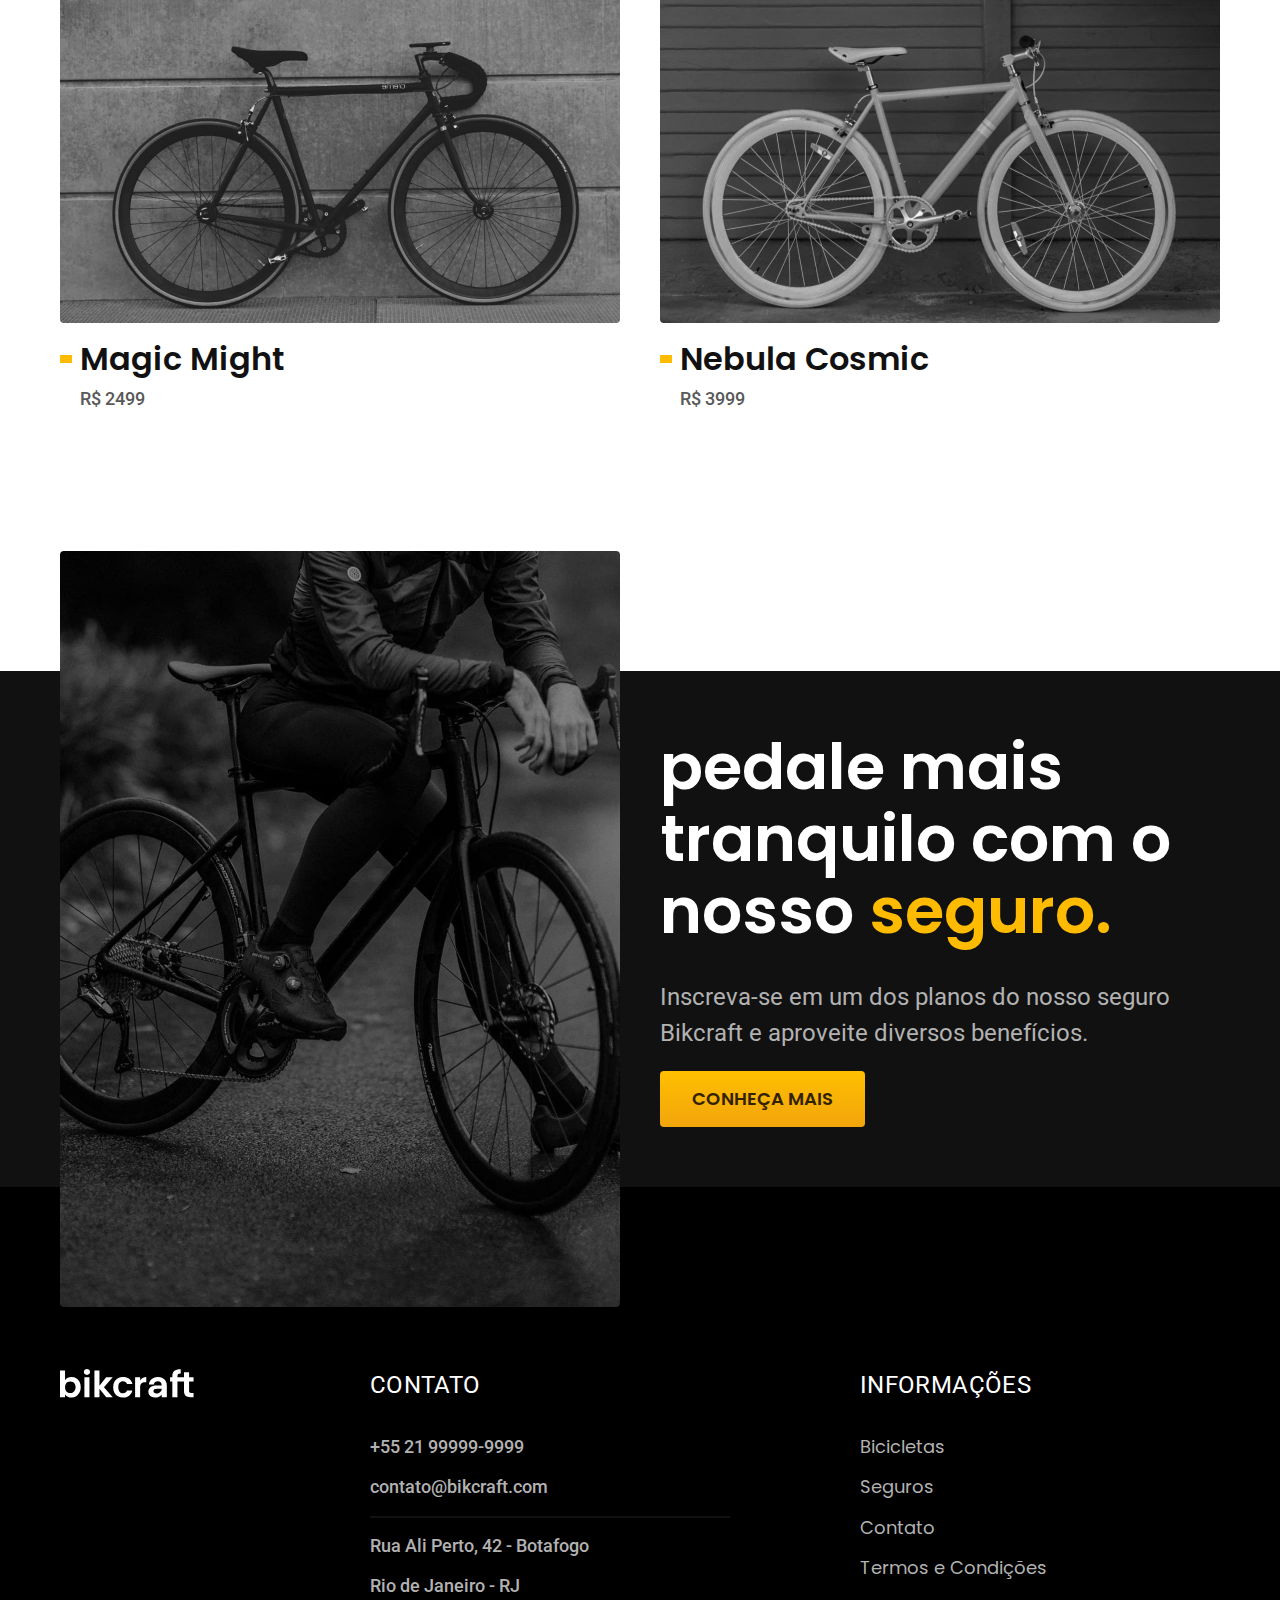
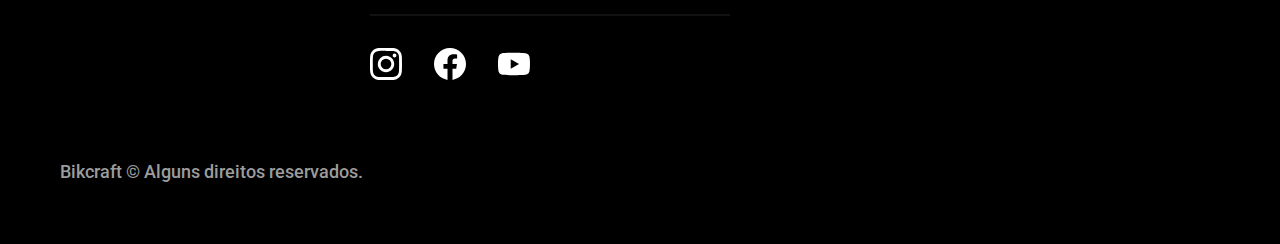
<file: bikes/nimbus.html>
<!DOCTYPE html>
<html lang="pt-br">
<head>
  <meta charset="UTF-8">
  <meta http-equiv="X-UA-Compatible" content="IE=edge">
  <meta name="viewport" content="width=device-width, initial-scale=1.0">
  <link href="https://fonts.googleapis.com/css2?family=Merriweather:ital,wght@1,900&family=Poppins:wght@400;500;600&family=Roboto:wght@400;500&display=swap" rel="stylesheet">
  <link rel="icon" href="./img/icones/eletrica.svg" type="image/sbg+xml">
  <link rel="stylesheet" type="text/css" href="../css/style.css">
  <title>Nimbus Stark | Bikcraft</title>
  <script> document.documentElement.classList.add('js');</script>
</head>
<body id="bike">
  <header class="header-bg">
    <div class="container header">
      <a href="../"><img src="../img/bikcraft.svg" alt="Bikcraft"></a>
      <nav aria-label="Primaria">
        <ul class="header-menu font-1-m color-0">
          <li><a href="../bikes.html">Bicicletas</a></li>
          <li><a href="../insurances.html">Seguros</a></li>
          <li><a href="../contact.html">Contato</a></li>
        </ul>
      </nav>
    </div>
  </header>

  <main class="title-bg">
    <div>
      <div class="title container">
        <p class="font-2-xl color-5">R$ 4999</p>
        <h1 class="font-1-xxl color-0">Nimbus Stark<span class="color-p1">.</span></h1>
      </div>
    </div>
    <div class="bike container">
      <div class="bike-img">
        <img src="../img/bicicleta/nimbus1.jpg" alt="">
        <img src="../img/bicicleta/nimbus2.jpg" alt="">
        <img src="../img/bicicleta/nimbus3.jpg" alt="">
      </div>
      <div class="bike-content">
        <p class="font-2-l color-5">A Nimbus Stark é a melhor Bikcraft já criada pela nossa equipe. Ela vem equipada com os melhores acessórios, o que garante maior velocidade.</p>
        <div class="bike-buy">
          <a class="button" href="../estimate.html?type=bikcraft&product=nimbus">Comprar Agora</a>
          <span class="font-1-xs color-6"><img src="../img/icones/entrega.svg" alt="">entrega em 5 dias</span>
          <span class="font-1-xs color-6"><img src="../img/icones/estoque.svg" alt="">18 em estoque</span>
        </div>
        <h2 class="font-1-xs color-0">Informações</h2>
        <ul class="bike-info">
          <li>
            <img src="../img/icones/eletrica.svg" alt="">
            <h3 class="font-1-m color-0">Motor Elétrico</h3>
            <p class="font-2-xs color-5">Permite você viajar distâncias inimaginaveis com a sua bike.</p>
          </li>
          <li>
            <img src="../img/icones/velocidade.svg" alt="">
            <h3 class="font-1-m color-0">50km/h</h3>
            <p class="font-2-xs color-5">A mais rápida bicicleta elétrica disponível hoje no mercado.</p>
          </li>
          <li>
            <img src="../img/icones/rastreador.svg" alt="">
            <h3 class="font-1-m color-0">Rastreador</h3>
            <p class="font-2-xs color-5">Rastreador e sistema anti-furto para garantir o seu sossego.</p>
          </li>
          <li>
            <img src="../img/icones/carbono.svg" alt="">
            <h3 class="font-1-m color-0">Fibra de carbono</h3>
            <p class="font-2-xs color-5">Maior proteção possível para a sua Bikcraft com fibra de carbono.</p>
          </li>
        </ul>
        <h2 class="font-1-xs color-0">Ficha Técnica</h2>
        <ul class="bike-data font-2-s color-4">
          <li>Peso <span>9kg</span></li>
          <li>Altura <span>60cm</span></li>
          <li>Largura <span>120cm</span></li>
          <li>Profundidade <span>10cm</span></li>
          <li>Marchas <span>16</span></li>
          <li>Roda <span>29</span></li>
        </ul>
      </div>
    </div>
  </main>
  <article class="bike-list container">
    <h2 class="font-1-xxl">escolha a sua<span class="color-p1">.</span></h2>
    <ul>
      <li>
        <a href="./magic.html">
          <img src="../img/bicicletas/magic.jpg" alt="Bicicleta preta">
          <h3 class="font-1-xl">Magic Might</h3>
          <span class="font-2-m color-8">R$ 2499</span>
        </a>
      </li>
      <li>
        <a href="./nebula.html">
          <img src="../img/bicicletas/nebula.jpg" alt="Bicicleta preta">
          <h3 class="font-1-xl">Nebula Cosmic</h3>
          <span class="font-2-m color-8">R$ 3999</span>
        </a>
      </li>
    </ul>
  </article>
  <article class="insurance-bg">
    <div class="insurance container">
      <div class="insurance-img">
        <img src="../img/fotos/seguros.jpg" alt="Pessoa parada em cima de uma bicicleta">
      </div>
      <div class="insurance-content">
        <h2 class="font-1-xxl color-0">pedale mais tranquilo com o nosso <span class="color-p1">seguro.</span></h2>
        <p class="font-2-l color-5">Inscreva-se em um dos planos do nosso seguro Bikcraft e aproveite diversos benefícios.</p>
        <a class="button" href="../insurances.html">Conheça mais</a>
      </div>
    </div>
  </article>
  <footer class="footer-bg">
    <div class="footer container">
      <img src="../img/bikcraft.svg" alt="Bikcraft">
      <div class="footer-contact">
        <h3 class="font-2-l-b color-0">Contato</h3>
        <ul class="font-2-m color-5">
          <li><a href="tel:+5521999999999">+55 21 99999-9999</a></li>
          <li><a href="mailto:contato@bikcraft.com">contato@bikcraft.com</a></li>
          <li>Rua Ali Perto, 42 - Botafogo</li>
          <li>Rio de Janeiro - RJ</li>
        </ul>
        <div class="footer-social">
          <a href=""><img src="../img/redes/instagram.svg" alt="Instagram"></a>
          <a href=""><img src="../img/redes/facebook.svg" alt="Facebook"></a>
          <a href=""><img src="../img/redes/youtube.svg" alt="Youtube"></a>
        </div>
      </div>
      <div class="footer-info">
        <h3 class="font-2-l-b color-0">Informações</h3>
        <nav>
          <ul class="font-1-m color-5">
            <li><a href="../bikes.html">Bicicletas</a></li>
            <li><a href="../insurances.html">Seguros</a></li>
            <li><a href="../contact.html">Contato</a></li>
            <li><a href="../terms.html">Termos e Condições</a></li>
          </ul>
        </nav>
      </div>
      <p class="font-2-m color-6 footer-copy">Bikcraft © Alguns direitos reservados.</p>
    </div>
  </footer>
  <script src="../js/script.js"></script>
  <script src="../js/bikes.js"></script>
</body>
</html>
</file>
<file: css/style.css>
@import 'global/general.css';
@import 'global/header.css';
@import 'utilities/animation/simple-anime.css';
@import 'utilities/components.css';
@import 'utilities/typography.css';
@import 'utilities/colors.css';
@import 'utilities/form.css';
@import 'home/intro.css';
@import 'bikes/bike-list.css';
@import 'home/technology.css';
@import 'home/associates.css';
@import 'home/comment.css';
@import 'insurance/insurances.css';
@import 'insurance/benefits.css';
@import 'insurance/asks.css';
@import 'global/footer.css';
@import 'contact/contact.css';
@import 'contact/stores.css';
@import 'term/terms.css';
@import 'bikes/bikes.css';
@import 'bike/bike.css';
@import 'bikes/insurance.css';
@import 'estimate/estimate.css';
</file>
